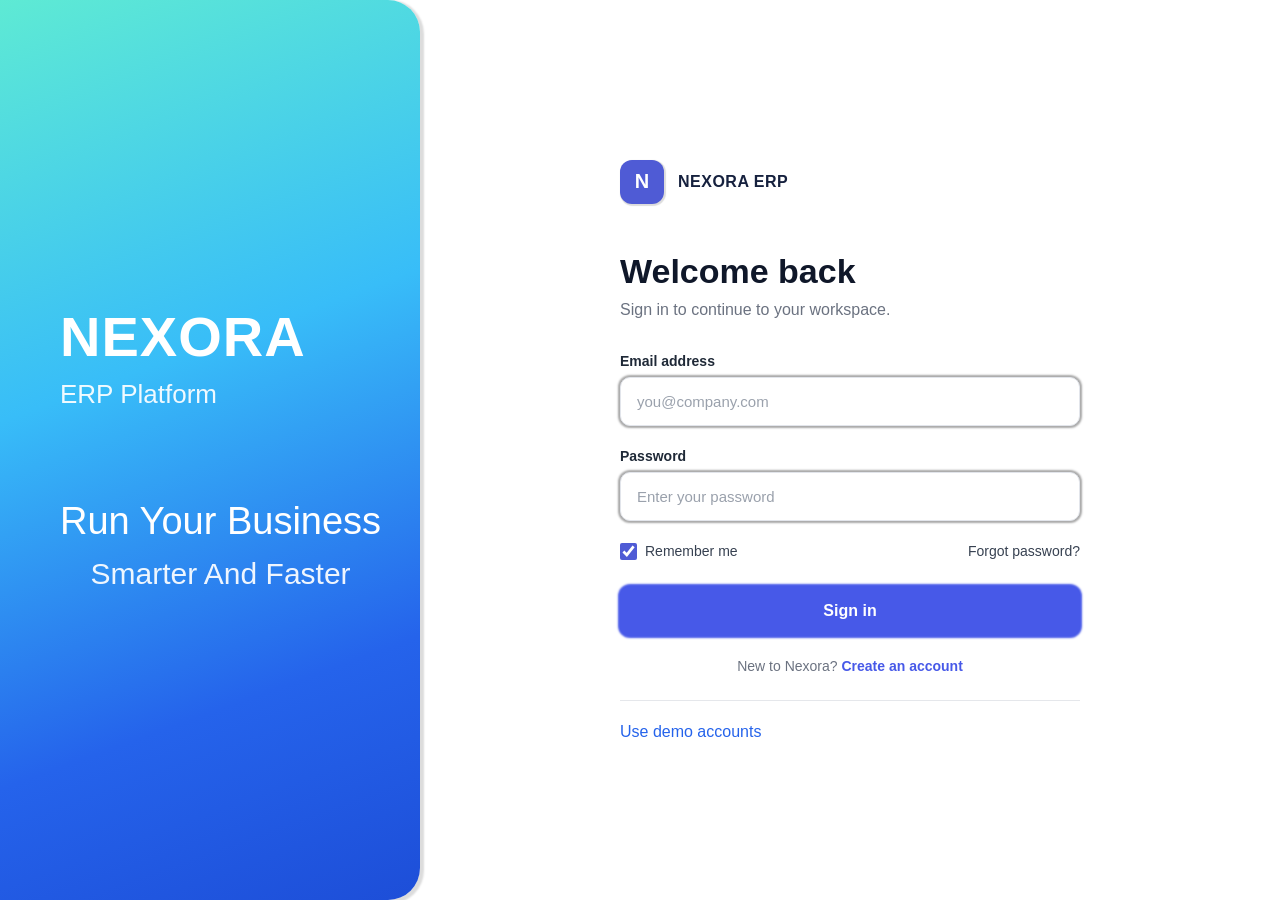
<file: index.html>
<!DOCTYPE html>
<html lang="en">
<head>
<meta charset="UTF-8">
<meta name="viewport" content="width=device-width, initial-scale=1.0">
<title>Nexora ERP — Sign In</title>
<link rel="stylesheet" href="css/login.css">
</head>
<body>
  <div class="page">
    <div class="left-panel"><div class="left-content">
      <h1 class="brand-title">NEXORA</h1>
      <p class="brand-subtitle">ERP Platform</p>
      <div class="tagline"><p class="tagline-line1">Run Your Business</p><p class="tagline-line2">Smarter And Faster</p></div>
    </div></div>
    <div class="right-panel"><div class="form-wrap">
      <div class="logo-row"><div class="logo-badge">N</div><span class="logo-text">NEXORA ERP</span></div>
      <h2 class="welcome">Welcome back</h2>
      <p class="subtext">Sign in to continue to your workspace.</p>
      <form class="login-form" id="loginForm">
        <label class="field-label" for="email">Email address</label>
        <input class="field-input" type="email" id="email" name="email" placeholder="you@company.com" required>
        <label class="field-label" for="password">Password</label>
        <input class="field-input" type="password" id="password" name="password" placeholder="Enter your password" required>
        <div class="row-between"><label class="remember"><input type="checkbox" checked><span>Remember me</span></label><a href="#" class="forgot">Forgot password?</a></div>
        <button type="submit" class="signin-btn">Sign in</button>
        <p class="signup-text">New to Nexora? <a href="pages/signup.html" class="signup-link">Create an account</a></p>
        <hr class="divider">
        <section><details><summary class="accounts">Use demo accounts</summary>
          <div class="demo"><span>Admin</span><p>admin@nexora.com / admin@123</p></div>
          <div class="demo"><span>Manager</span><p>manager@nexora.com / manager@123</p></div>
          <div class="demo"><span>Employee</span><p>employee@nexora.com / employee@123</p></div>
        </details></section>
      </form>
    </div></div>
  </div>
  <script src="js/accounts.js"></script>
  <script src="js/login.js"></script>
</body>
</html>
</file>
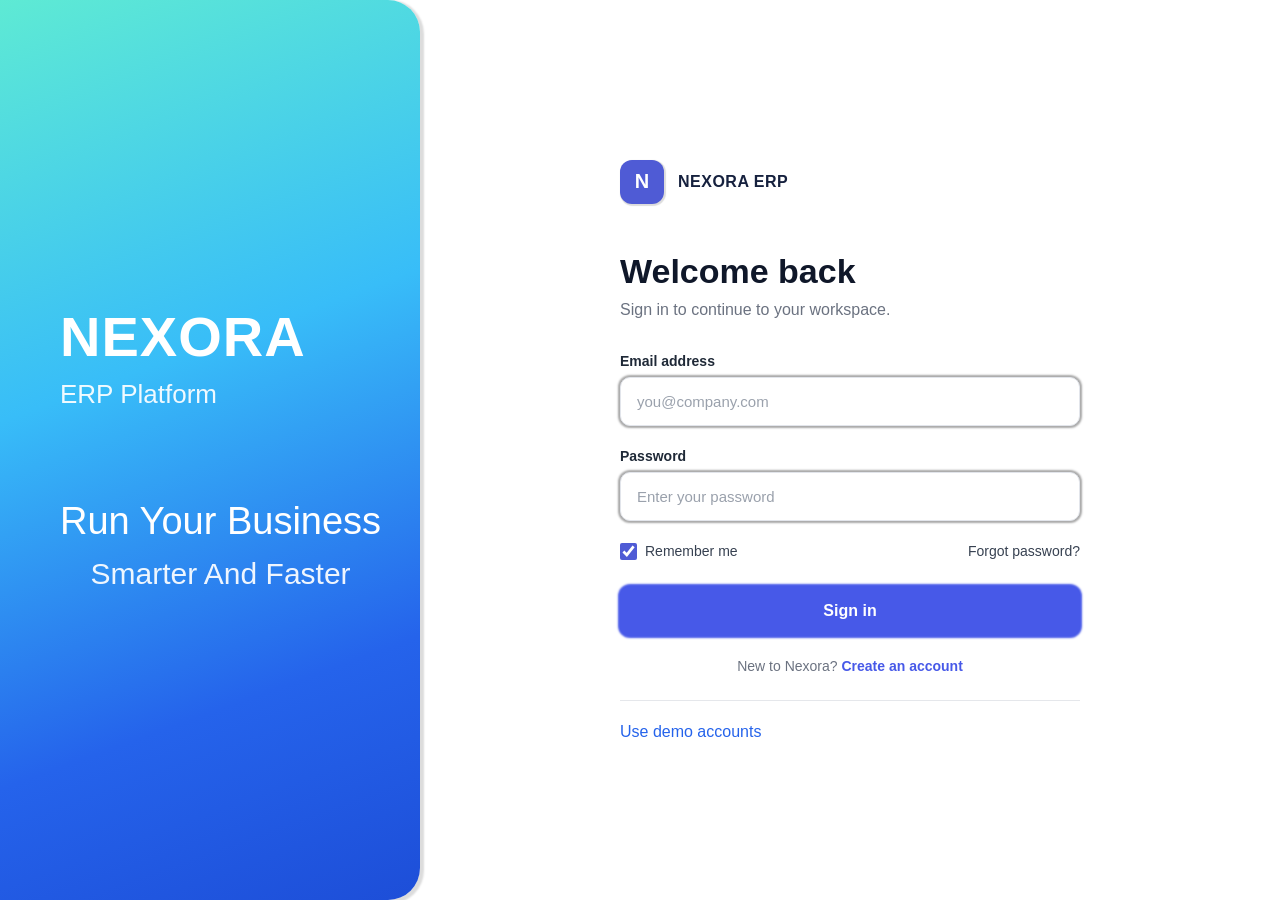
<file: pages/customers.html>
<!doctype html>
<html lang="en">
<head>
    <meta charset="utf-8">
    <meta name="viewport" content="width=device-width, initial-scale=1">
    <title>Customers | NEXORA ERP</title>
    <link rel="stylesheet" href="../css/customers.css">
</head>

<body>
    <div class="layout">

        <aside class="sidebar" id="sidebar">
            <div class="brand">
                <b>N</b> NEXORA ERP
            </div>

            <nav>
                <a class="" href="dashboard.html">Dashboard</a>
                <a class="" href="employees.html">Employees</a>
                <a class="active" href="customers.html">Customers</a>
                <a class="" href="products.html">Products</a>
                <a class="" href="inventory.html">Inventory</a>
                <a class="" href="sales.html">Sales</a>
                <a class="" href="invoices.html">Invoices</a>
                <a class="" href="finance.html">Finance</a>
                <a class="" href="reports.html">Reports</a>
                <a class="" href="notifications.html">Notifications</a>
                <a class="" href="profile.html">Profile</a>
                <a class="" href="settings.html">Settings</a>
            </nav>

            <a class="logout" href="login.html">Log out</a>
        </aside>

        <main class="content">
            <header class="page-head">
                <div>
                    <h1>Customers</h1>
                    <p>Manage customer contacts and relationships.</p>
                </div>

                <button class="menu" id="menuButton">Menu</button>
            </header>

            <div class="table-tools">
                <input placeholder="Search customers">
                <button class="primary" data-message="Customer form opened">
                    Add customer
                </button>
            </div>

            <section class="panel">
                <table>
                    <thead>
                        <tr>
                            <th>Customer</th>
                            <th>Email</th>
                            <th>Phone</th>
                            <th>Company</th>
                        </tr>
                    </thead>

                    <tbody>
                        <tr>
                            <td>Rahim Trading</td>
                            <td>contact@rahim.com</td>
                            <td>01710000001</td>
                            <td>Rahim Trading</td>
                        </tr>

                        <tr>
                            <td>Nova Stores</td>
                            <td>hello@nova.com</td>
                            <td>01710000002</td>
                            <td>Nova Stores</td>
                        </tr>
                    </tbody>
                </table>
            </section>
        </main>

    </div>

    <div id="toast"></div>

    <script src="../js/roles.js"></script>
    <script src="../js/customers.js"></script>
</body>
</html>
</file>
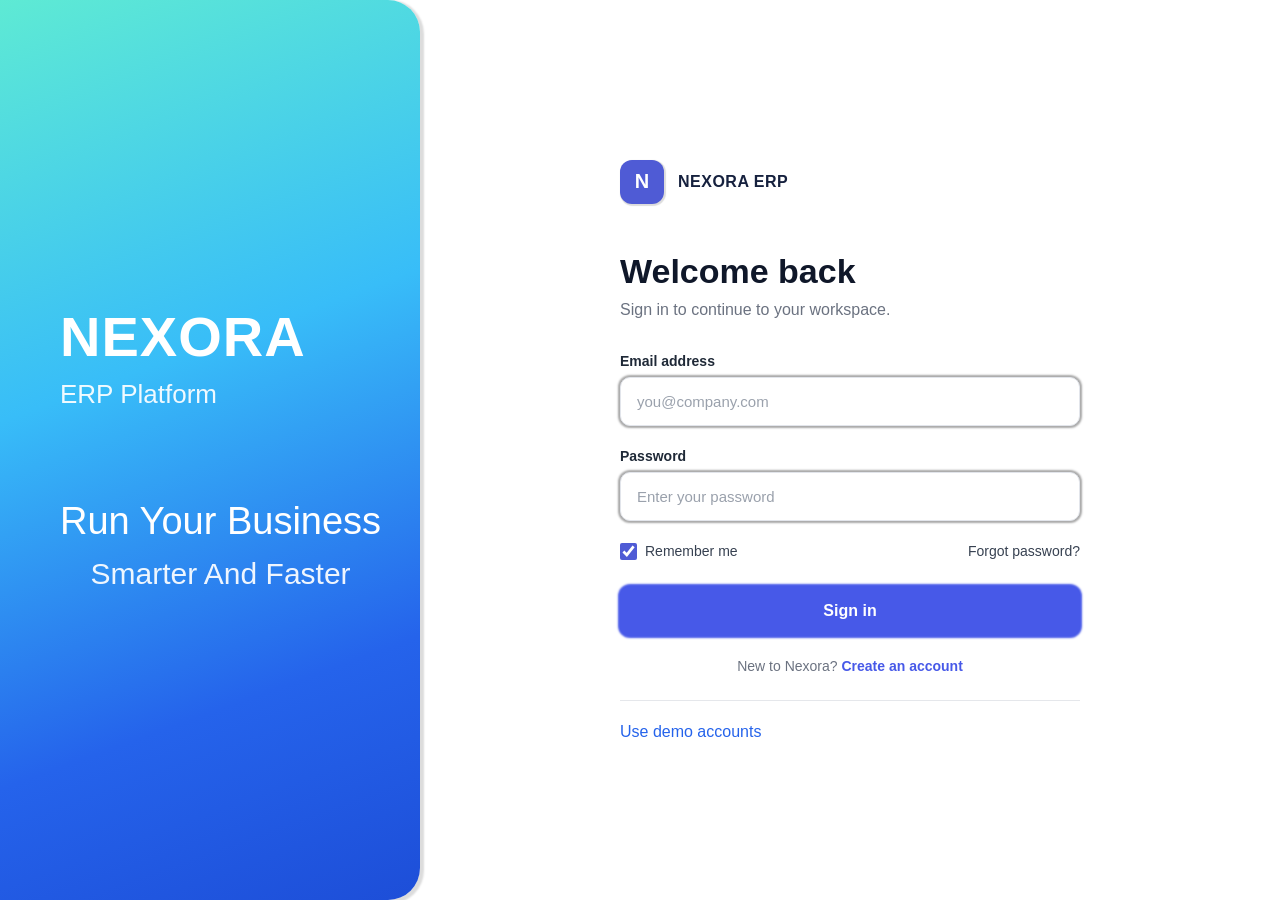
<file: pages/dashboard.html>
<!doctype html>
<html lang="en">

<head>
    <meta charset="utf-8">
    <meta name="viewport" content="width=device-width, initial-scale=1">

    <title>Dashboard | NEXORA ERP</title>

    <link rel="stylesheet" href="../css/dashboard.css">
</head>

<body>

    <div class="layout">

        <aside class="sidebar" id="sidebar">

            <div class="brand">
                <b>N</b> NEXORA ERP
            </div>

            <nav>
                <a class="active" href="dashboard.html">Dashboard</a>
                <a class="" href="employees.html">Employees</a>
                <a class="" href="customers.html">Customers</a>
                <a class="" href="products.html">Products</a>
                <a class="" href="inventory.html">Inventory</a>
                <a class="" href="sales.html">Sales</a>
                <a class="" href="invoices.html">Invoices</a>
                <a class="" href="finance.html">Finance</a>
                <a class="" href="reports.html">Reports</a>
                <a class="" href="notifications.html">Notifications</a>
                <a class="" href="profile.html">Profile</a>
                <a class="" href="settings.html">Settings</a>
            </nav>

            <a class="logout" href="login.html">Log out</a>

        </aside>

        <main class="content">

            <header class="page-head">

                <div>
                    <h1>Dashboard</h1>
                    <p>A quick view of today's business activity.</p>
                </div>

                <button class="menu" id="menuButton">Menu</button>

            </header>

            <section class="stats">

                <article>
                    <span>Revenue</span>
                    <strong>৳195,000</strong>
                    <small>+12% this month</small>
                </article>

                <article>
                    <span>Sales</span>
                    <strong>24</strong>
                    <small>6 awaiting payment</small>
                </article>

                <article>
                    <span>Customers</span>
                    <strong>186</strong>
                    <small>8 new this month</small>
                </article>

                <article>
                    <span>Products</span>
                    <strong>48</strong>
                    <small>3 low-stock items</small>
                </article>

            </section>

            <section class="two-column">

                <article class="panel">

                    <h2>Sales overview</h2>

                    <div class="bars">
                        <i style="height:42%"></i>
                        <i style="height:68%"></i>
                        <i style="height:55%"></i>
                        <i style="height:85%"></i>
                        <i style="height:72%"></i>
                        <i style="height:96%"></i>
                    </div>

                </article>

                <article class="panel">

                    <h2>Recent activity</h2>

                    <ul class="activity">
                        <li>Invoice INV-1042 was paid</li>
                        <li>Low stock: Wireless Keyboard</li>
                        <li>New customer: Nova Stores</li>
                    </ul>

                </article>

            </section>

        </main>

    </div>

    <div id="toast"></div>

    <script src="../js/roles.js"></script>
    <script src="../js/dashboard.js"></script>

</body>

</html>
</file>
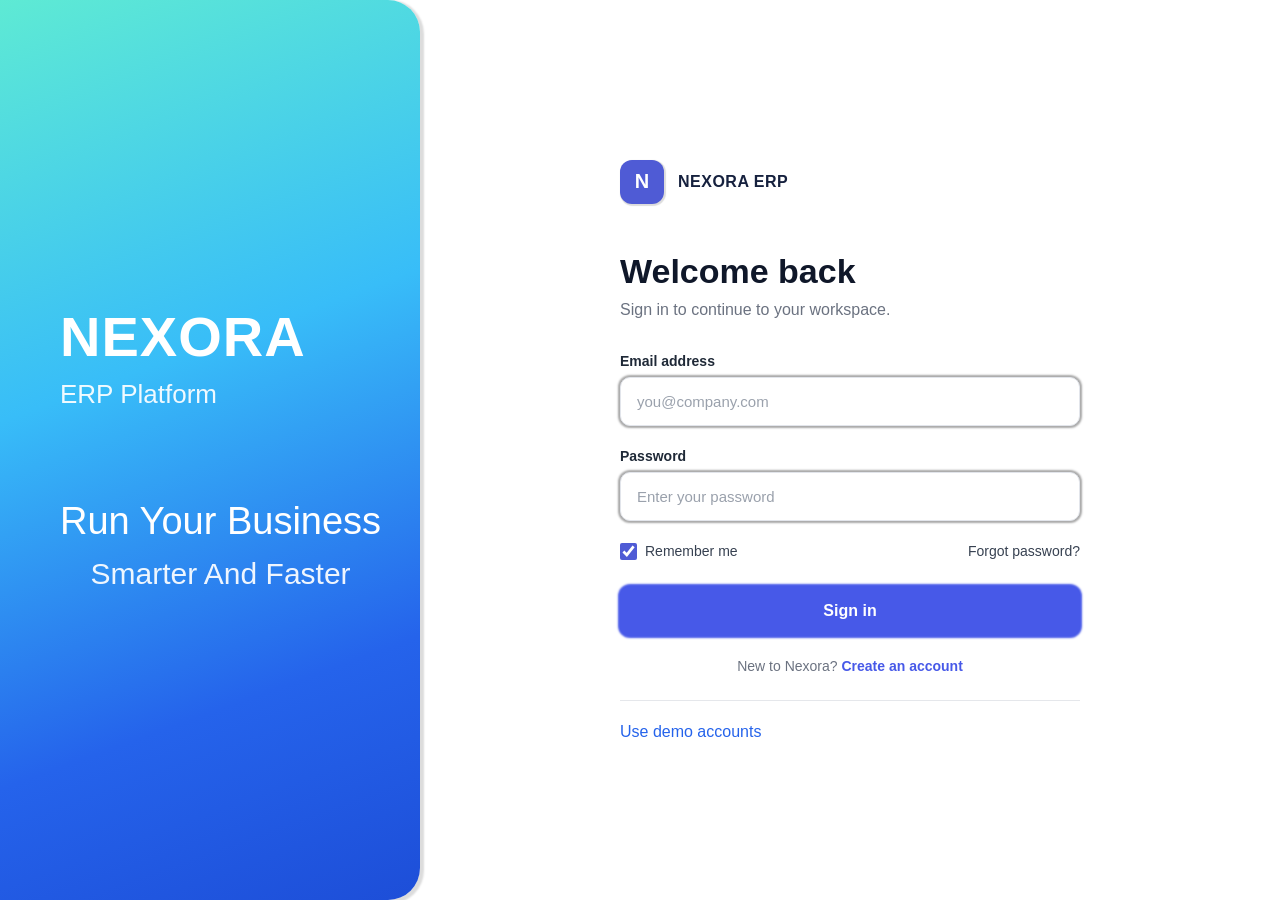
<file: pages/employees.html>
<!doctype html>
<html lang="en">

<head>
    <meta charset="utf-8">
    <meta name="viewport" content="width=device-width, initial-scale=1">

    <title>Employees | NEXORA ERP</title>

    <link rel="stylesheet" href="../css/employees.css">
</head>

<body>

    <div class="layout">

        <aside class="sidebar" id="sidebar">

            <div class="brand">
                <b>N</b> NEXORA ERP
            </div>

            <nav>
                <a class="" href="dashboard.html">Dashboard</a>
                <a class="active" href="employees.html">Employees</a>
                <a class="" href="customers.html">Customers</a>
                <a class="" href="products.html">Products</a>
                <a class="" href="inventory.html">Inventory</a>
                <a class="" href="sales.html">Sales</a>
                <a class="" href="invoices.html">Invoices</a>
                <a class="" href="finance.html">Finance</a>
                <a class="" href="reports.html">Reports</a>
                <a class="" href="notifications.html">Notifications</a>
                <a class="" href="profile.html">Profile</a>
                <a class="" href="settings.html">Settings</a>
            </nav>

            <a class="logout" href="login.html">Log out</a>

        </aside>

        <main class="content">

            <header class="page-head">

                <div>
                    <h1>Employees</h1>
                    <p>Keep your team details in one place.</p>
                </div>

                <button class="menu" id="menuButton">Menu</button>

            </header>

            <div class="table-tools">

                <input placeholder="Search employees">

                <button class="primary" data-message="Employee form opened">
                    Add employee
                </button>

            </div>

            <section class="panel">

                <table>

                    <thead>
                        <tr>
                            <th>Name</th>
                            <th>Department</th>
                            <th>Position</th>
                            <th>Status</th>
                        </tr>
                    </thead>

                    <tbody>

                        <tr>
                            <td>Arif Rahman</td>
                            <td>Sales</td>
                            <td>Sales Executive</td>
                            <td><b class="badge">Active</b></td>
                        </tr>

                        <tr>
                            <td>Nadia Karim</td>
                            <td>Finance</td>
                            <td>Accountant</td>
                            <td><b class="badge">Active</b></td>
                        </tr>

                        <tr>
                            <td>Tanvir Hasan</td>
                            <td>IT</td>
                            <td>Developer</td>
                            <td><b class="badge">Active</b></td>
                        </tr>

                    </tbody>

                </table>

            </section>

        </main>

    </div>

    <div id="toast"></div>

    <script src="../js/roles.js"></script>
    <script src="../js/employees.js"></script>

</body>
</html>
</file>
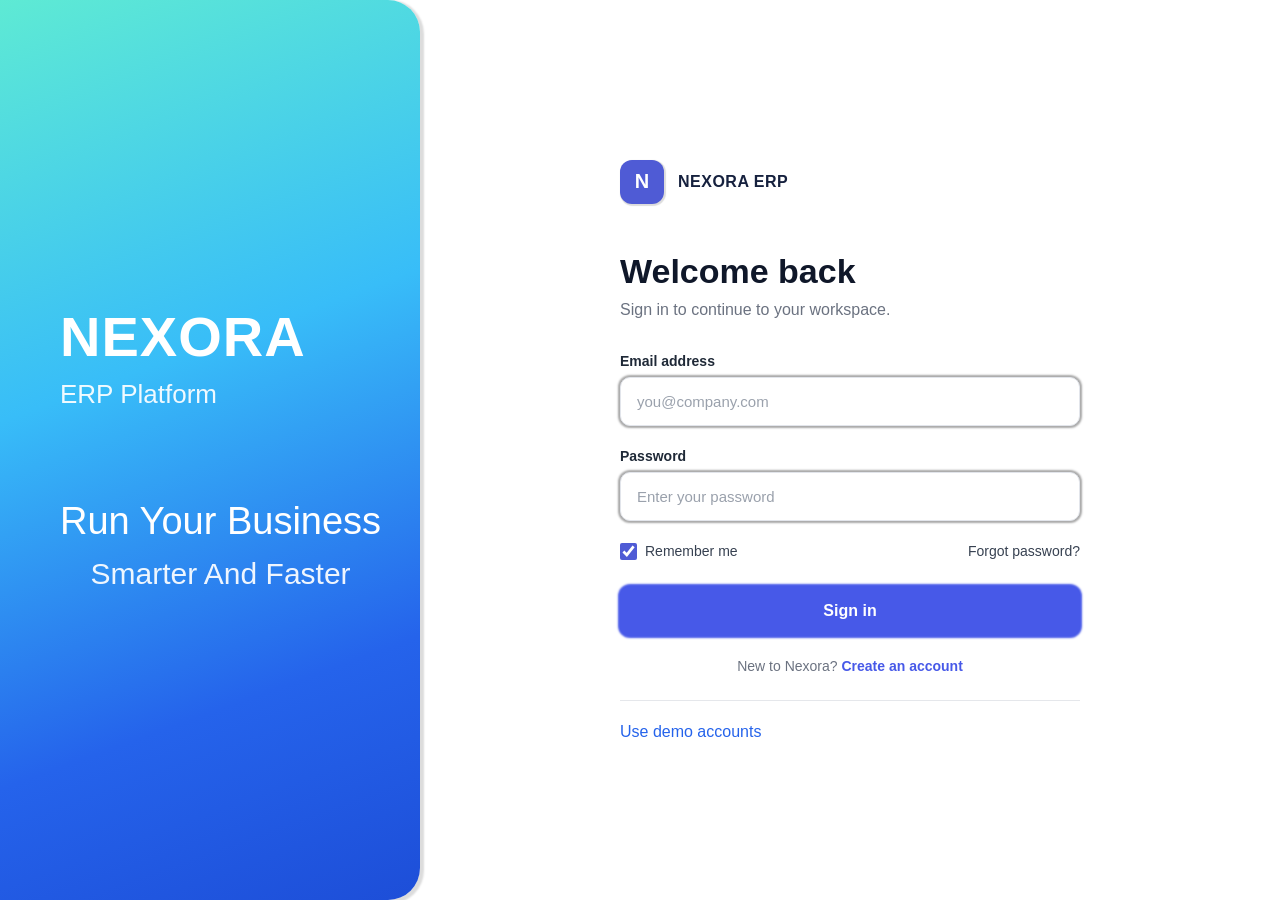
<file: pages/finance.html>
<!doctype html>
<html lang="en">
<head>
    <meta charset="utf-8">
    <meta name="viewport" content="width=device-width, initial-scale=1">
    <title>Finance | NEXORA ERP</title>
    <link rel="stylesheet" href="../css/finance.css">
</head>

<body>
    <div class="layout">

        <aside class="sidebar" id="sidebar">
            <div class="brand">
                <b>N</b> NEXORA ERP
            </div>

            <nav>
                <a class="" href="dashboard.html">Dashboard</a>
                <a class="" href="employees.html">Employees</a>
                <a class="" href="customers.html">Customers</a>
                <a class="" href="products.html">Products</a>
                <a class="" href="inventory.html">Inventory</a>
                <a class="" href="sales.html">Sales</a>
                <a class="" href="invoices.html">Invoices</a>
                <a class="active" href="finance.html">Finance</a>
                <a class="" href="reports.html">Reports</a>
                <a class="" href="notifications.html">Notifications</a>
                <a class="" href="profile.html">Profile</a>
                <a class="" href="settings.html">Settings</a>
            </nav>

            <a class="logout" href="login.html">Log out</a>
        </aside>

        <main class="content">
            <header class="page-head">
                <div>
                    <h1>Finance</h1>
                    <p>A simple overview of income and expenses.</p>
                </div>

                <button class="menu" id="menuButton">Menu</button>
            </header>

            <section class="stats">
                <article>
                    <span>Total income</span>
                    <strong>৳195,000</strong>
                </article>

                <article>
                    <span>Total expenses</span>
                    <strong>৳113,100</strong>
                </article>

                <article>
                    <span>Profit</span>
                    <strong>৳81,900</strong>
                </article>
            </section>

            <section class="panel">
                <h2>Monthly summary</h2>

                <div class="bars finance-bars">
                    <i style="height:55%"></i>
                    <i style="height:75%"></i>
                    <i style="height:64%"></i>
                    <i style="height:82%"></i>
                    <i style="height:92%"></i>
                </div>
            </section>
        </main>
    </div>

    <div id="toast"></div>

    <script src="../js/roles.js"></script>
    <script src="../js/finance.js"></script>
</body>
</html>
</file>
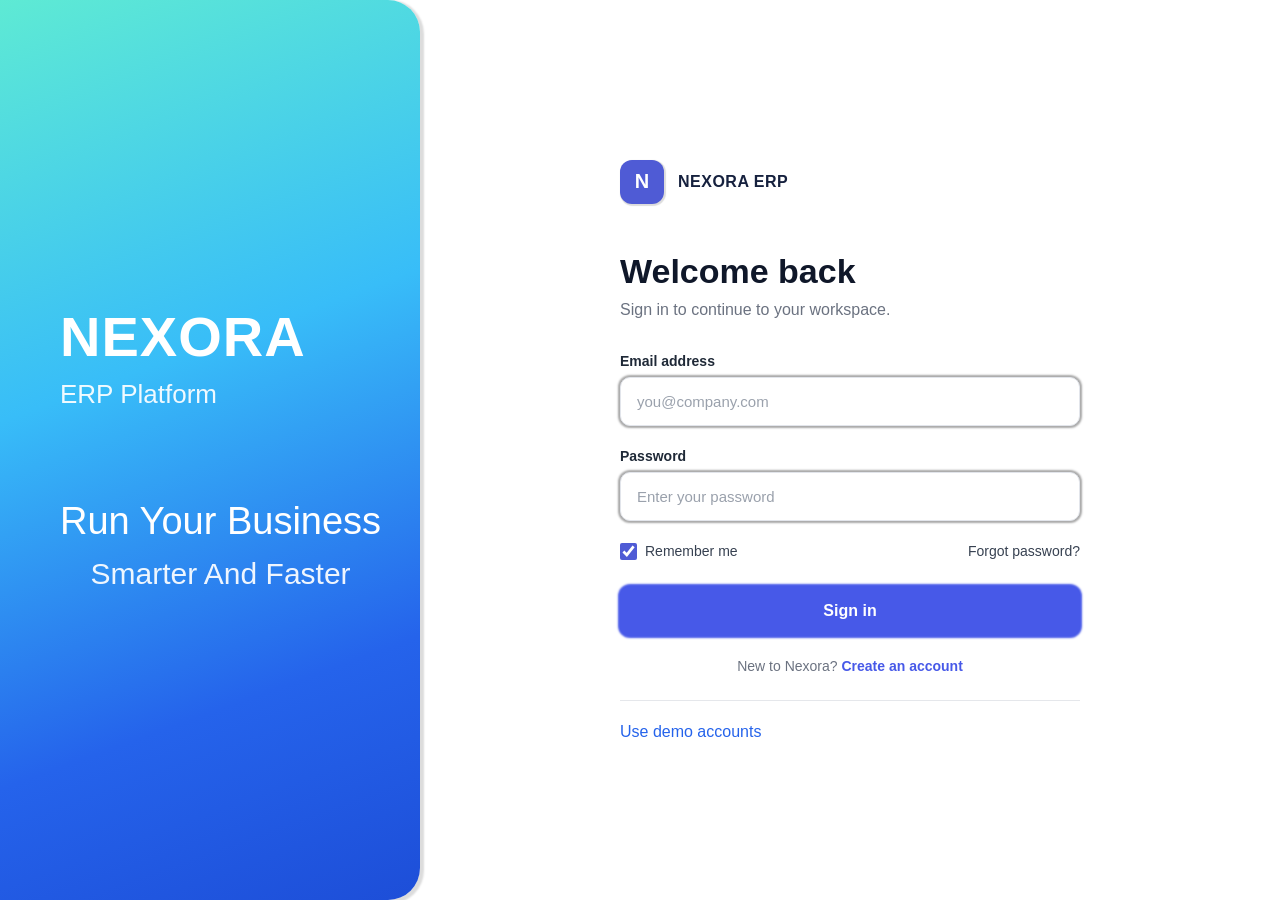
<file: pages/inventory.html>
<!doctype html>
<html lang="en">

<head>
    <meta charset="utf-8">
    <meta name="viewport" content="width=device-width, initial-scale=1">

    <title>Inventory | NEXORA ERP</title>

    <link rel="stylesheet" href="../css/inventory.css">
</head>

<body>

    <div class="layout">

        <aside class="sidebar" id="sidebar">

            <div class="brand">
                <b>N</b> NEXORA ERP
            </div>

            <nav>
                <a class="" href="dashboard.html">Dashboard</a>
                <a class="" href="employees.html">Employees</a>
                <a class="" href="customers.html">Customers</a>
                <a class="" href="products.html">Products</a>
                <a class="active" href="inventory.html">Inventory</a>
                <a class="" href="sales.html">Sales</a>
                <a class="" href="invoices.html">Invoices</a>
                <a class="" href="finance.html">Finance</a>
                <a class="" href="reports.html">Reports</a>
                <a class="" href="notifications.html">Notifications</a>
                <a class="" href="profile.html">Profile</a>
                <a class="" href="settings.html">Settings</a>
            </nav>

            <a class="logout" href="login.html">Log out</a>

        </aside>

        <main class="content">

            <header class="page-head">

                <div>
                    <h1>Inventory</h1>
                    <p>Watch stock levels before items run out.</p>
                </div>

                <button class="menu" id="menuButton">Menu</button>

            </header>

            <section class="stats">

                <article>
                    <span>Total products</span>
                    <strong>48</strong>
                </article>

                <article>
                    <span>Available stock</span>
                    <strong>1,264</strong>
                </article>

                <article>
                    <span>Low stock</span>
                    <strong>3</strong>
                </article>

                <article>
                    <span>Out of stock</span>
                    <strong>1</strong>
                </article>

            </section>

            <section class="panel">

                <h2>Stock alerts</h2>

                <table>

                    <thead>
                        <tr>
                            <th>Product</th>
                            <th>Current stock</th>
                            <th>Minimum</th>
                            <th>Action</th>
                        </tr>
                    </thead>

                    <tbody>

                        <tr>
                            <td>Wireless Keyboard</td>
                            <td>6</td>
                            <td>10</td>
                            <td>
                                <button class="stock-in" data-message="Stock updated">
                                    Stock in
                                </button>
                            </td>
                        </tr>

                        <tr>
                            <td>Office Chair</td>
                            <td>0</td>
                            <td>5</td>
                            <td>
                                <button class="stock-in" data-message="Stock updated">
                                    Stock in
                                </button>
                            </td>
                        </tr>

                    </tbody>

                </table>

            </section>

        </main>

    </div>

    <div id="toast"></div>

    <script src="../js/roles.js"></script>
    <script src="../js/inventory.js"></script>

</body>

</html>
</file>
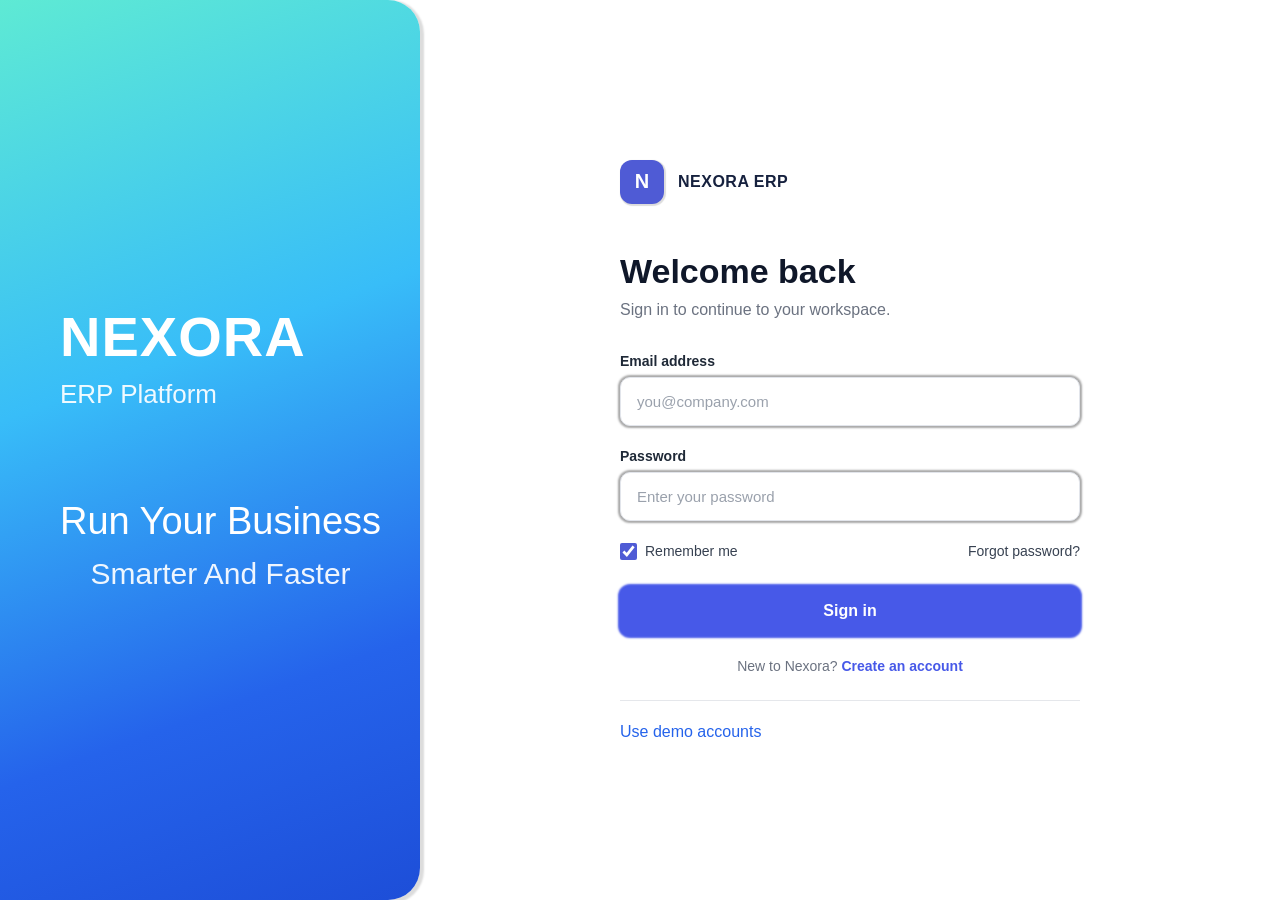
<file: pages/invoices.html>
<!doctype html>
<html lang="en">

<head>
    <meta charset="utf-8">
    <meta name="viewport" content="width=device-width, initial-scale=1">
    <title>Invoices | NEXORA ERP</title>
    <link rel="stylesheet" href="../css/invoices.css">
</head>

<body>

    <div class="layout">

        <aside class="sidebar" id="sidebar">

            <div class="brand">
                <b>N</b> NEXORA ERP
            </div>

            <nav>
                <a class="" href="dashboard.html">Dashboard</a>
                <a class="" href="employees.html">Employees</a>
                <a class="" href="customers.html">Customers</a>
                <a class="" href="products.html">Products</a>
                <a class="" href="inventory.html">Inventory</a>
                <a class="" href="sales.html">Sales</a>
                <a class="active" href="invoices.html">Invoices</a>
                <a class="" href="finance.html">Finance</a>
                <a class="" href="reports.html">Reports</a>
                <a class="" href="notifications.html">Notifications</a>
                <a class="" href="profile.html">Profile</a>
                <a class="" href="settings.html">Settings</a>
            </nav>

            <a class="logout" href="login.html">Log out</a>

        </aside>

        <main class="content">

            <header class="page-head">

                <div>
                    <h1>Invoices</h1>
                    <p>Review invoices created from your sales.</p>
                </div>

                <button class="menu" id="menuButton">Menu</button>

            </header>

            <section class="panel">

                <table>

                    <thead>
                        <tr>
                            <th>Invoice</th>
                            <th>Customer</th>
                            <th>Date</th>
                            <th>Amount</th>
                            <th>Status</th>
                        </tr>
                    </thead>

                    <tbody>

                        <tr>
                            <td>INV-1042</td>
                            <td>Rahim Trading</td>
                            <td>2026-09-08</td>
                            <td>৳120,000</td>
                            <td>
                                <b class="badge">Paid</b>
                            </td>
                        </tr>

                        <tr>
                            <td>INV-1043</td>
                            <td>Nova Stores</td>
                            <td>2026-09-07</td>
                            <td>৳75,000</td>
                            <td>
                                <b class="badge pending">Pending</b>
                            </td>
                        </tr>

                    </tbody>

                </table>

                <button class="primary" data-message="The latest invoice is ready to print">
                    Print latest invoice
                </button>

            </section>

        </main>

    </div>

    <div id="toast"></div>

    <script src="../js/roles.js"></script>
    <script src="../js/invoices.js"></script>

</body>

</html>
</file>
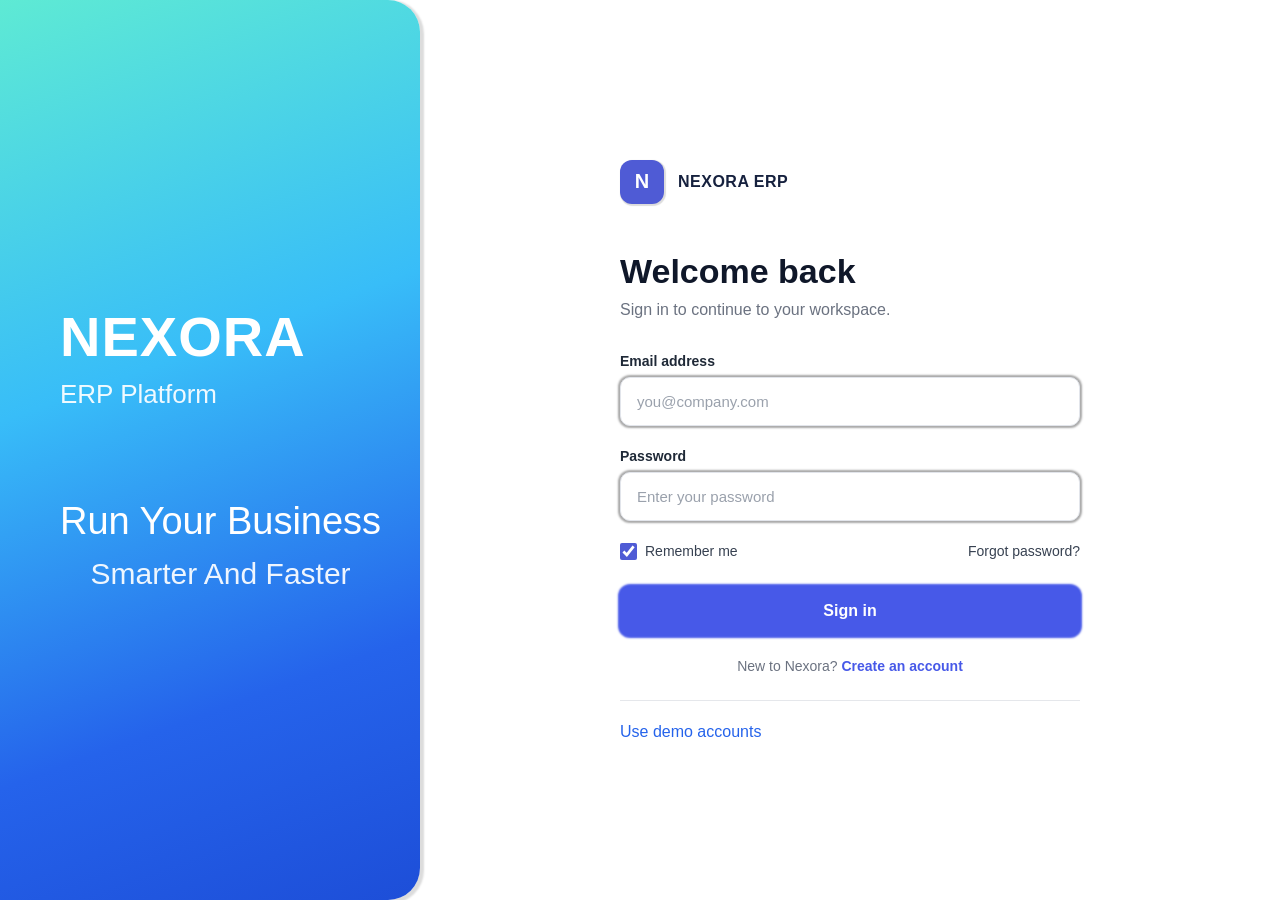
<file: pages/notifications.html>
<!doctype html>

<html lang="en">

<head>
    <meta charset="utf-8">
    <meta name="viewport" content="width=device-width, initial-scale=1">
    <title>Notifications | NEXORA ERP</title>
    <link rel="stylesheet" href="../css/notifications.css">
</head>

<body>

<div class="layout">

    <aside class="sidebar" id="sidebar">

        <div class="brand">
            <b>N</b> NEXORA ERP
        </div>

        <nav>
            <a class="" href="dashboard.html">Dashboard</a>
            <a class="" href="employees.html">Employees</a>
            <a class="" href="customers.html">Customers</a>
            <a class="" href="products.html">Products</a>
            <a class="" href="inventory.html">Inventory</a>
            <a class="" href="sales.html">Sales</a>
            <a class="" href="invoices.html">Invoices</a>
            <a class="" href="finance.html">Finance</a>
            <a class="" href="reports.html">Reports</a>
            <a class="active" href="notifications.html">Notifications</a>
            <a class="" href="profile.html">Profile</a>
            <a class="" href="settings.html">Settings</a>
        </nav>

        <a class="logout" href="login.html">Log out</a>

    </aside>

    <main class="content">

        <header class="page-head">

            <div>
                <h1>Notifications</h1>
                <p>Business alerts and recent updates.</p>
            </div>

            <button class="menu" id="menuButton">Menu</button>

        </header>

        <section class="panel">

            <ul class="activity large">

                <li>
                    <b>Office Chair is out of stock.</b>
                    <small>Today</small>
                </li>

                <li>
                    <b>New order ORD002 received.</b>
                    <small>Yesterday</small>
                </li>

                <li>
                    <b>Invoice INV-1042 was paid.</b>
                    <small>2 days ago</small>
                </li>

            </ul>

            <button class="clear-notification" id="clearNotifications">Clear notifications</button>

        </section>

    </main>

</div>

<div id="toast"></div>

    <script src="../js/roles.js"></script>
    <script src="../js/notifications.js"></script>


</body>

</html>
</file>
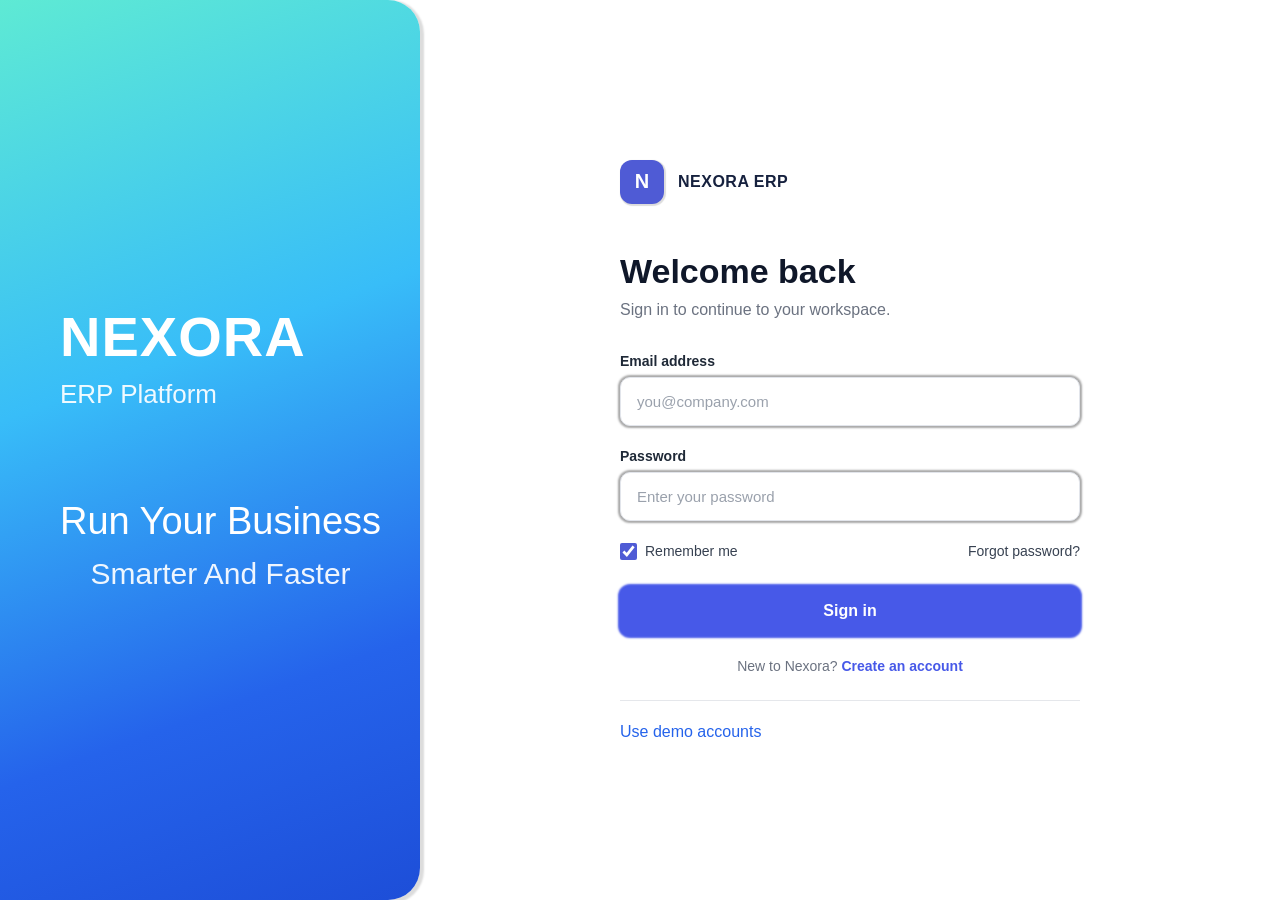
<file: pages/products.html>
<!doctype html>
<html lang="en">

<head>
    <meta charset="utf-8">
    <meta name="viewport" content="width=device-width, initial-scale=1">

    <title>Products | NEXORA ERP</title>

    <link rel="stylesheet" href="../css/products.css">
</head>

<body>

    <div class="layout">

        <aside class="sidebar" id="sidebar">

            <div class="brand">
                <b>N</b> NEXORA ERP
            </div>

            <nav>
                <a class="" href="dashboard.html">Dashboard</a>
                <a class="" href="employees.html">Employees</a>
                <a class="" href="customers.html">Customers</a>
                <a class="active" href="products.html">Products</a>
                <a class="" href="inventory.html">Inventory</a>
                <a class="" href="sales.html">Sales</a>
                <a class="" href="invoices.html">Invoices</a>
                <a class="" href="finance.html">Finance</a>
                <a class="" href="reports.html">Reports</a>
                <a class="" href="notifications.html">Notifications</a>
                <a class="" href="profile.html">Profile</a>
                <a class="" href="settings.html">Settings</a>
            </nav>

            <a class="logout" href="login.html">Log out</a>

        </aside>

        <main class="content">

            <header class="page-head">

                <div>
                    <h1>Products</h1>
                    <p>Create and maintain your product catalogue.</p>
                </div>

                <button class="menu" id="menuButton">Menu</button>

            </header>

            <div class="table-tools">

                <input placeholder="Search products">

                <button class="primary" data-message="Product form opened">
                    Add product
                </button>

            </div>

            <section class="panel">

                <table>

                    <thead>
                        <tr>
                            <th>Product</th>
                            <th>SKU</th>
                            <th>Price</th>
                            <th>Stock</th>
                        </tr>
                    </thead>

                    <tbody>

                        <tr>
                            <td>Business Laptop</td>
                            <td>NX-LAP-01</td>
                            <td>৳85,000</td>
                            <td>18</td>
                        </tr>

                        <tr>
                            <td>Office Monitor</td>
                            <td>NX-MON-02</td>
                            <td>৳22,000</td>
                            <td>32</td>
                        </tr>

                        <tr>
                            <td>Wireless Keyboard</td>
                            <td>NX-KEY-03</td>
                            <td>৳3,500</td>
                            <td>6</td>
                        </tr>

                    </tbody>

                </table>

            </section>

        </main>

    </div>

    <div id="toast"></div>

    <script src="../js/roles.js"></script>
    <script src="../js/products.js"></script>

</body>

</html>
</file>
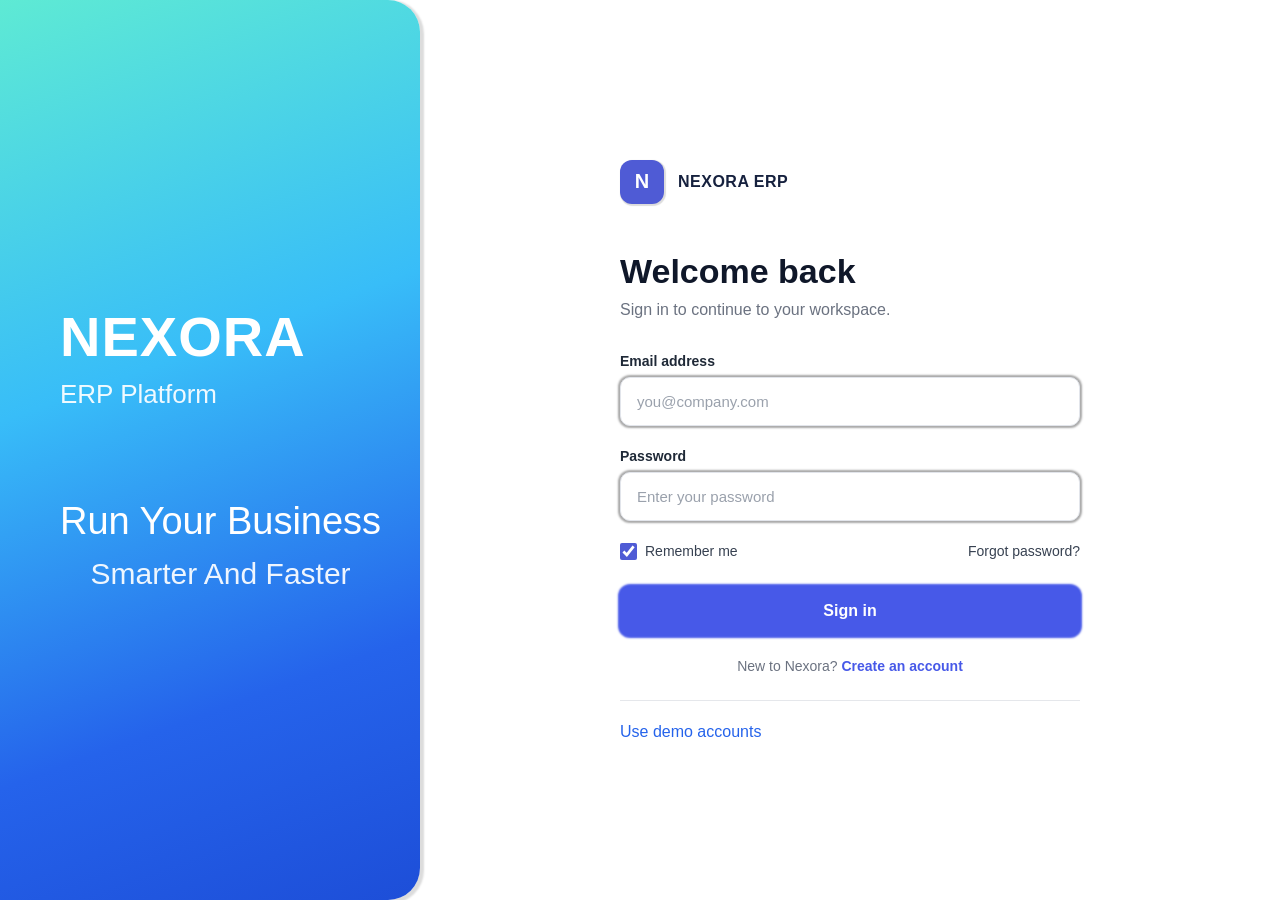
<file: pages/profile.html>
<!doctype html>
<html lang="en">

<head>
    <meta charset="utf-8">
    <meta name="viewport" content="width=device-width, initial-scale=1">
    <title>Profile | NEXORA ERP</title>
    <link rel="stylesheet" href="../css/profile.css">
</head>

<body>
    <div class="layout">

        <aside class="sidebar" id="sidebar">
            <div class="brand">
                <b>N</b> NEXORA ERP
            </div>

            <nav>
                <a class="" href="dashboard.html">Dashboard</a>
                <a class="" href="employees.html">Employees</a>
                <a class="" href="customers.html">Customers</a>
                <a class="" href="products.html">Products</a>
                <a class="" href="inventory.html">Inventory</a>
                <a class="" href="sales.html">Sales</a>
                <a class="" href="invoices.html">Invoices</a>
                <a class="" href="finance.html">Finance</a>
                <a class="" href="reports.html">Reports</a>
                <a class="" href="notifications.html">Notifications</a>
                <a class="active" href="profile.html">Profile</a>
                <a class="" href="settings.html">Settings</a>
            </nav>

            <a class="logout" href="login.html">Log out</a>
        </aside>

        <main class="content">
            <header class="page-head">
                <div>
                    <h1>Profile</h1>
                    <p>Your NEXORA account details.</p>
                </div>

                <button class="menu" id="menuButton">Menu</button>
            </header>

            <section class="panel form-panel">
                <label>
                    Name
                    <input value="Admin User">
                </label>

                <label>
                    Email address
                    <input value="admin@nexora.com">
                </label>

                <label>
                    Role
                    <input value="Admin" disabled>
                </label>

                <button class="primary" data-message="Profile saved">
                    Save profile
                </button>
            </section>
        </main>

    </div>

    <div id="toast"></div>

    <script src="../js/roles.js"></script>
    <script src="../js/profile.js"></script>
</body>

</html>
</file>
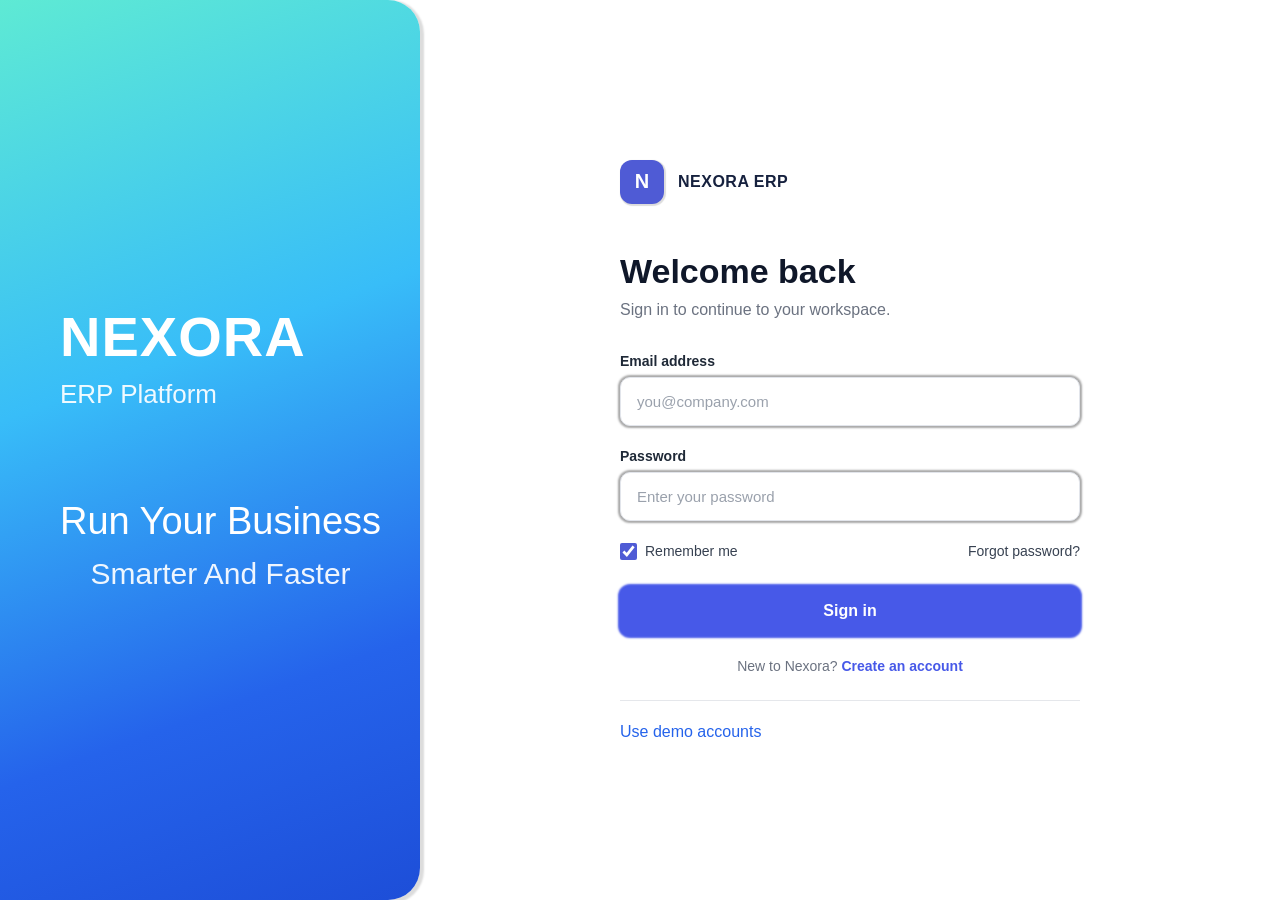
<file: pages/reports.html>
<!doctype html>
<html lang="en">

<head>
    <meta charset="utf-8">
    <meta name="viewport" content="width=device-width, initial-scale=1">
    <title>Reports | NEXORA ERP</title>

    <link rel="stylesheet" href="../css/reports.css">
</head>

<body>

    <div class="layout">

        <aside class="sidebar" id="sidebar">

            <div class="brand">
                <b>N</b> NEXORA ERP
            </div>

            <nav>
                <a class="" href="dashboard.html">Dashboard</a>
                <a class="" href="employees.html">Employees</a>
                <a class="" href="customers.html">Customers</a>
                <a class="" href="products.html">Products</a>
                <a class="" href="inventory.html">Inventory</a>
                <a class="" href="sales.html">Sales</a>
                <a class="" href="invoices.html">Invoices</a>
                <a class="" href="finance.html">Finance</a>
                <a class="active" href="reports.html">Reports</a>
                <a class="" href="notifications.html">Notifications</a>
                <a class="" href="profile.html">Profile</a>
                <a class="" href="settings.html">Settings</a>
            </nav>

            <a class="logout" href="login.html">Log out</a>

        </aside>

        <main class="content">

            <header class="page-head">
                <div>
                    <h1>Reports</h1>
                    <p>View short summaries of your business performance.</p>
                </div>

                <button class="menu" id="menuButton">Menu</button>
            </header>

            <section class="report-grid">

                <article class="panel">
                    <h2>Sales report</h2>
                    <p>24 orders have generated ৳195,000 in sales.</p>
                    <button class="download" data-message="Sales report downloaded">
                        Download sales report
                    </button>
                </article>

                <article class="panel">
                    <h2>Stock report</h2>
                    <p>Three products are below their preferred stock level.</p>
                    <button class="download" data-message="Stock report downloaded">
                        Download stock report
                    </button>
                </article>

                <article class="panel">
                    <h2>Customer report</h2>
                    <p>186 customers are currently listed in the system.</p>
                    <button class="download" data-message="Customer report downloaded">
                        Download customer report
                    </button>
                </article>

            </section>

        </main>

    </div>

    <div id="toast"></div>

    <script src="../js/roles.js"></script>
    <script src="../js/reports.js"></script>

</body>

</html>
</file>
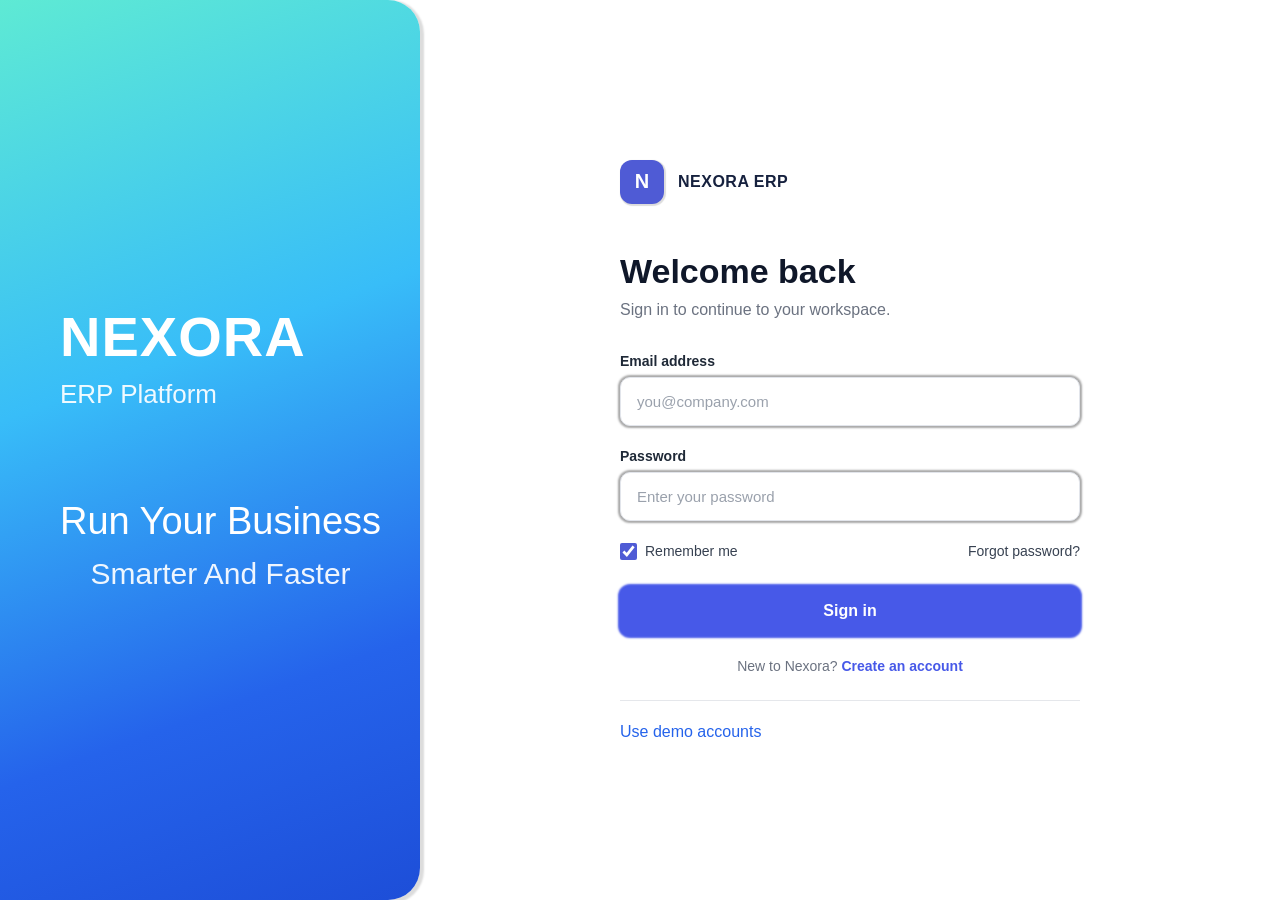
<file: pages/sales.html>
<!doctype html>
<html lang="en">

<head>
    <meta charset="utf-8">
    <meta name="viewport" content="width=device-width, initial-scale=1">

    <title>Sales | NEXORA ERP</title>

    <link rel="stylesheet" href="../css/sales.css">
</head>

<body>

    <div class="layout">

        <aside class="sidebar" id="sidebar">

            <div class="brand">
                <b>N</b> NEXORA ERP
            </div>

            <nav>
                <a class="" href="dashboard.html">Dashboard</a>
                <a class="" href="employees.html">Employees</a>
                <a class="" href="customers.html">Customers</a>
                <a class="" href="products.html">Products</a>
                <a class="" href="inventory.html">Inventory</a>
                <a class="active" href="sales.html">Sales</a>
                <a class="" href="invoices.html">Invoices</a>
                <a class="" href="finance.html">Finance</a>
                <a class="" href="reports.html">Reports</a>
                <a class="" href="notifications.html">Notifications</a>
                <a class="" href="profile.html">Profile</a>
                <a class="" href="settings.html">Settings</a>
            </nav>

            <a class="logout" href="login.html">Log out</a>

        </aside>

        <main class="content">

            <header class="page-head">

                <div>
                    <h1>Sales</h1>
                    <p>Build a new sale for a customer.</p>
                </div>

                <button class="menu" id="menuButton">Menu</button>

            </header>

            <section class="sale-layout">

                <article class="panel">

                    <label>
                        Customer
                        <select>
                            <option>Select customer</option>
                            <option>Rahim Trading</option>
                            <option>Nova Stores</option>
                        </select>
                    </label>

                    <h2>Products</h2>

                    <button class="product" data-product="Business Laptop">
                        Business Laptop
                        <small>৳85,000</small>
                    </button>

                    <button class="product" data-product="Office Monitor">
                        Office Monitor
                        <small>৳22,000</small>
                    </button>

                    <button class="product" data-product="Wireless Keyboard">
                        Wireless Keyboard
                        <small>৳3,500</small>
                    </button>

                </article>

                <aside class="panel">

                    <h2>Shopping cart</h2>

                    <div id="cart">
                        Choose a product to add it here.
                    </div>

                    <hr>

                    <p class="total">
                        Total
                        <strong id="saleTotal">৳0</strong>
                    </p>

                    <button class="primary" id="createSale">
                        Create sale
                    </button>

                </aside>

            </section>

        </main>

    </div>

    <div id="toast"></div>

    <script src="../js/roles.js"></script>
    <script src="../js/sales.js"></script>

</body>

</html>
</file>
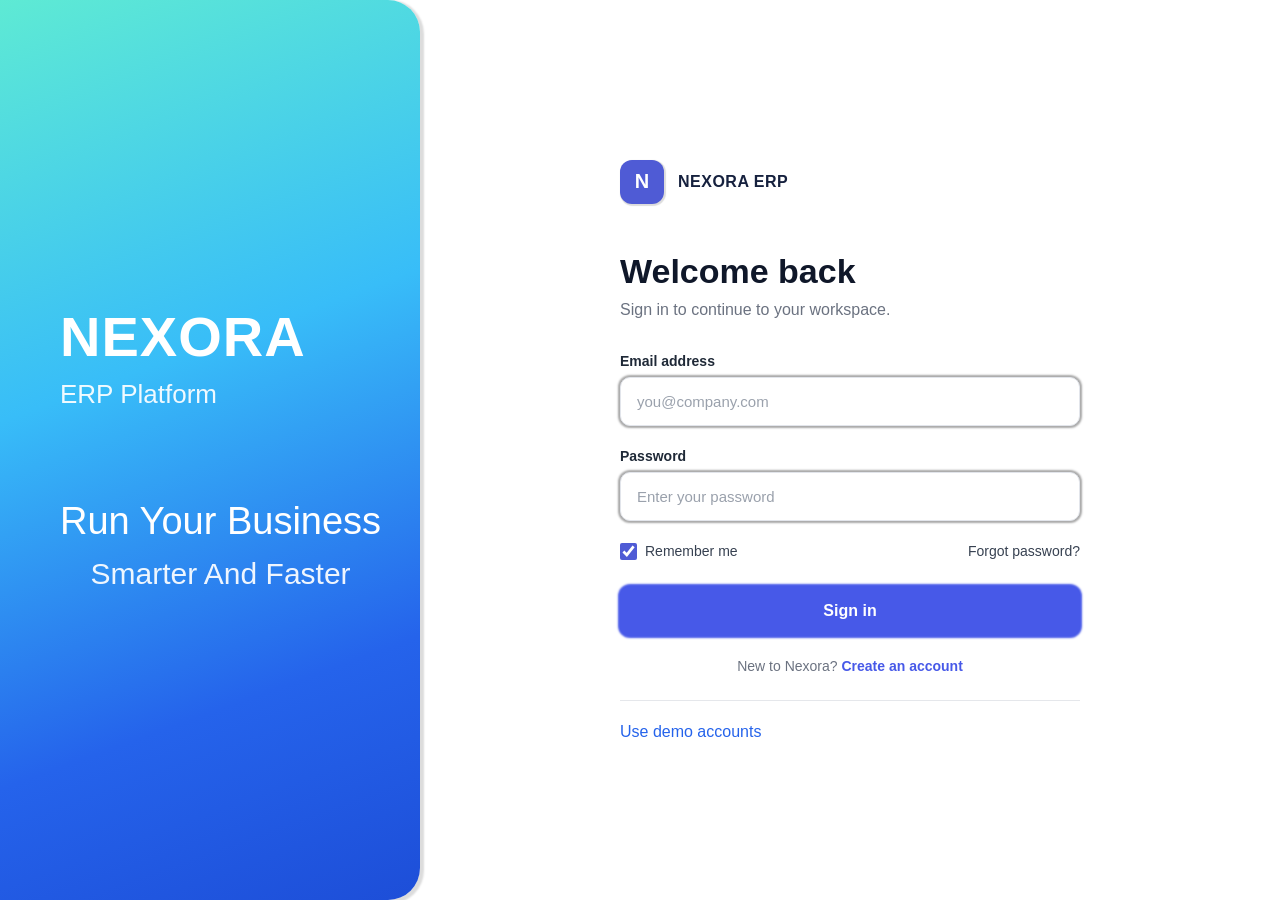
<file: pages/settings.html>
<!doctype html>
<html lang="en">

<head>
    <meta charset="utf-8">
    <meta name="viewport" content="width=device-width, initial-scale=1">
    <title>Settings | NEXORA ERP</title>
    <link rel="stylesheet" href="../css/settings.css">
</head>

<body>

    <div class="layout">

        <aside class="sidebar" id="sidebar">

            <div class="brand">
                <b>N</b> NEXORA ERP
            </div>

            <nav>
                <a class="" href="dashboard.html">Dashboard</a>
                <a class="" href="employees.html">Employees</a>
                <a class="" href="customers.html">Customers</a>
                <a class="" href="products.html">Products</a>
                <a class="" href="inventory.html">Inventory</a>
                <a class="" href="sales.html">Sales</a>
                <a class="" href="invoices.html">Invoices</a>
                <a class="" href="finance.html">Finance</a>
                <a class="" href="reports.html">Reports</a>
                <a class="" href="notifications.html">Notifications</a>
                <a class="" href="profile.html">Profile</a>
                <a class="active" href="settings.html">Settings</a>
            </nav>

            <a class="logout" href="login.html">Log out</a>

        </aside>

        <main class="content">

            <header class="page-head">

                <div>
                    <h1>Settings</h1>
                    <p>Choose a few basic preferences for this demo.</p>
                </div>

                <button class="menu" id="menuButton">Menu</button>

            </header>

            <section class="panel form-panel">

                <h2>Appearance</h2>
                <p>Switch between light and dark mode.</p>

                <button class="theme" id="themeButton">Use dark mode</button>

                <hr>

                <h2>Notifications</h2>

                <label class="check">
                    <input type="checkbox" checked>
                    Show stock alerts
                </label>

                <label class="check">
                    <input type="checkbox" checked>
                    Show sales alerts
                </label>

            </section>

        </main>

    </div>

    <div id="toast"></div>

    <script src="../js/roles.js"></script>
    <script src="../js/settings.js"></script>

</body>

</html>
</file>
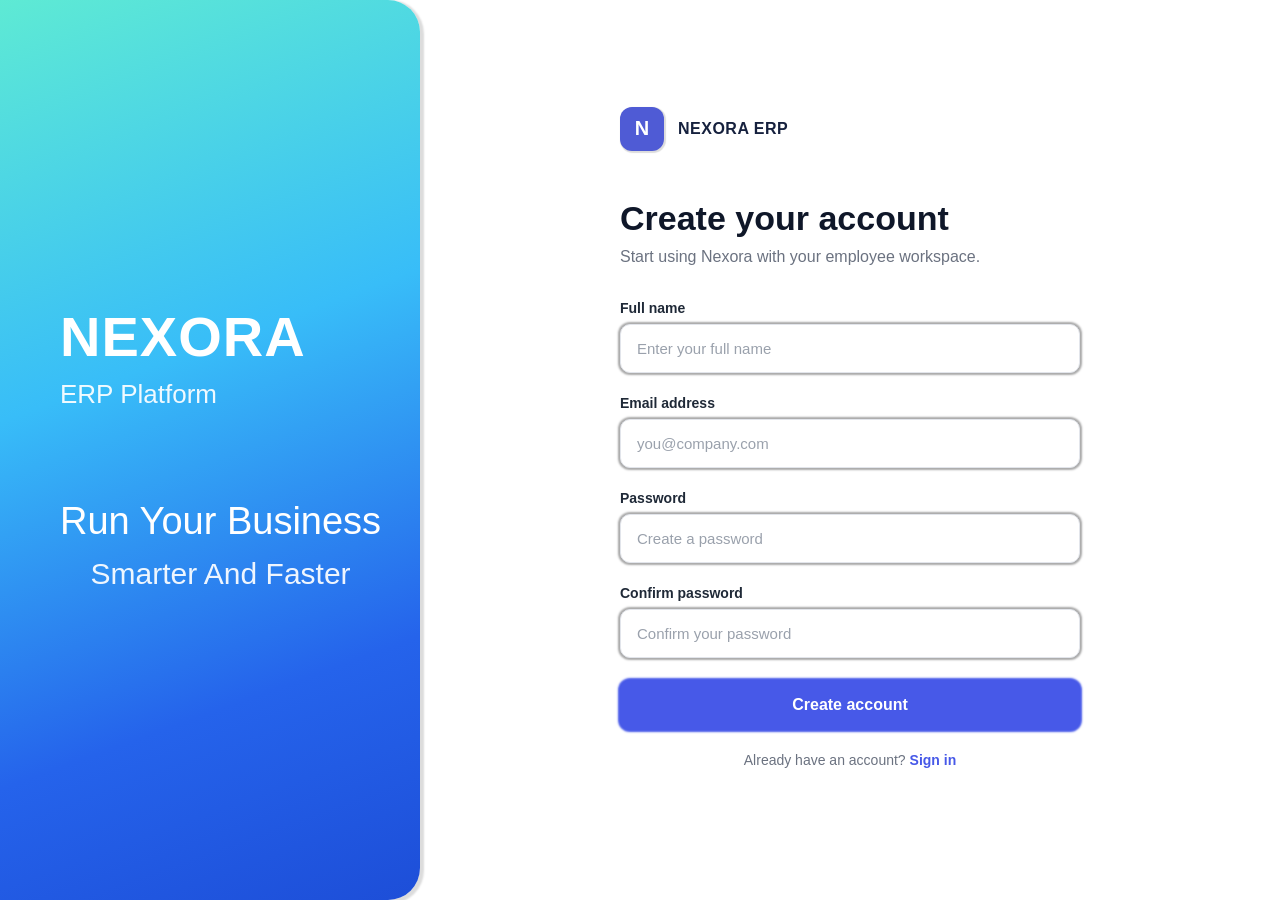
<file: pages/signup.html>
<!DOCTYPE html>
<html lang="en">
<head>
<meta charset="UTF-8">
<meta name="viewport" content="width=device-width, initial-scale=1.0">
<title>Nexora ERP — Create Account</title>
<link rel="stylesheet" href="../css/login.css">
</head>
<body>
  <div class="page">
    <div class="left-panel"><div class="left-content">
      <h1 class="brand-title">NEXORA</h1>
      <p class="brand-subtitle">ERP Platform</p>
      <div class="tagline"><p class="tagline-line1">Run Your Business</p><p class="tagline-line2">Smarter And Faster</p></div>
    </div></div>
    <div class="right-panel"><div class="form-wrap">
      <div class="logo-row"><div class="logo-badge">N</div><span class="logo-text">NEXORA ERP</span></div>
      <h2 class="welcome">Create your account</h2>
      <p class="subtext">Start using Nexora with your employee workspace.</p>
      <form class="login-form" id="signupForm">
        <label class="field-label" for="name">Full name</label>
        <input class="field-input" type="text" id="name" name="name" placeholder="Enter your full name" required>
        <label class="field-label" for="email">Email address</label>
        <input class="field-input" type="email" id="email" name="email" placeholder="you@company.com" required>
        <label class="field-label" for="password">Password</label>
        <input class="field-input" type="password" id="password" name="password" placeholder="Create a password" minlength="6" required>
        <label class="field-label" for="confirmPassword">Confirm password</label>
        <input class="field-input" type="password" id="confirmPassword" name="confirmPassword" placeholder="Confirm your password" minlength="6" required>
        <button type="submit" class="signin-btn">Create account</button>
        <p class="signup-text">Already have an account? <a href="../index.html" class="signup-link">Sign in</a></p>
      </form>
    </div></div>
  </div>
  <script src="../js/accounts.js"></script>
  <script src="../js/signup.js"></script>
</body>
</html>
</file>
<file: css/login.css>
* {
    margin: 0;
    padding: 0;
    box-sizing: border-box;
}

body {
    font-family: -apple-system, BlinkMacSystemFont, "Segoe UI", Roboto, "Helvetica Neue", Arial, sans-serif;
    background: #fff;
    color: #1a1a2e;
}

.page {
    display: flex;
    width: 100%;
    min-height: 100vh;
}

.left-panel {
    flex: 0 0 40%;
    max-width: 420px;
    background: linear-gradient(
        160deg,
        #5eead4 0%,
        #38bdf8 40%,
        #2563eb 75%,
        #1d4ed8 100%
    );
    border-radius: 0 32px 32px 0;
    display: flex;
    align-items: center;
    padding: 0 60px;
    min-height: 100vh;
    box-shadow: 2px 2px 2px 2px gainsboro;
}

.left-content {
    color: #fff;
}

.brand-title {
    font-size: 56px;
    font-weight: 800;
    letter-spacing: 1px;
    line-height: 1;
    margin-bottom: 14px;
}

.brand-subtitle {
    font-size: 26px;
    font-weight: 400;
    color: rgba(255, 255, 255, .92);
    margin-bottom: 90px;
}

.tagline {
    text-align: center;
}

.tagline-line1 {
    font-size: 38px;
    font-weight: 400;
    color: #fff;
    margin-bottom: 14px;
    white-space: nowrap;
}

.tagline-line2 {
    font-size: 30px;
    font-weight: 400;
    color: rgba(255, 255, 255, .92);
}

.right-panel {
    flex: 1;
    display: flex;
    align-items: center;
    justify-content: center;
    padding: 60px 40px;
}

.form-wrap {
    width: 100%;
    max-width: 460px;
}

.logo-row {
    display: flex;
    align-items: center;
    gap: 14px;
    margin-bottom: 48px;
}

.logo-badge {
    width: 44px;
    height: 44px;
    border-radius: 12px;
    background: #4f5bd5;
    color: #fff;
    font-weight: 700;
    font-size: 20px;
    display: flex;
    align-items: center;
    justify-content: center;
    box-shadow: 1px 1px 1px 1px gainsboro;
}

.logo-text {
    font-weight: 700;
    font-size: 16px;
    letter-spacing: .5px;
    color: #16213e;
}

.welcome {
    font-size: 34px;
    font-weight: 800;
    color: #0f1729;
    margin-bottom: 10px;
}

.subtext {
    font-size: 16px;
    color: #6b7280;
    margin-bottom: 34px;
}

.field-label {
    display: block;
    font-size: 14px;
    font-weight: 600;
    color: #1f2937;
    margin-bottom: 8px;
}

.field-input {
    width: 100%;
    padding: 15px 16px;
    border: 1px solid #e2e5eb;
    border-radius: 10px;
    font-size: 15px;
    color: #1f2937;
    margin-bottom: 22px;
    outline: none;
    transition: border-color .15s ease;
    box-shadow: 0px 0px 2px 2px darkgray;
}

.field-input::placeholder {
    color: #9aa1ac;
}

.field-input:focus {
    border-color: #4f5bd5;
}

.row-between {
    display: flex;
    align-items: center;
    justify-content: space-between;
    margin-bottom: 26px;
}

.remember {
    display: flex;
    align-items: center;
    gap: 8px;
    font-size: 14px;
    color: #374151;
    cursor: pointer;
}

.remember input[type="checkbox"] {
    width: 17px;
    height: 17px;
    accent-color: #4f5bd5;
    cursor: pointer;
}

.forgot {
    font-size: 14px;
    color: #374151;
    text-decoration: none;
}

.forgot:hover,
.signup-link:hover {
    text-decoration: underline;
}

.signin-btn {
    width: 100%;
    padding: 16px;
    border: none;
    border-radius: 10px;
    background: #4759e8;
    color: #fff;
    font-size: 16px;
    font-weight: 700;
    cursor: pointer;
    margin-bottom: 22px;
    transition: background .15s ease;
    box-shadow: 0px 0px 2px 2px #4759e8;
}

.signin-btn:hover {
    background: #3a4bd6;
    box-shadow: 0px 0px 1px 1px #3a4bd6;
}

.signup-text {
    text-align: center;
    font-size: 14px;
    color: #6b7280;
    margin-bottom: 26px;
}

.signup-link {
    color: #4759e8;
    font-weight: 700;
    text-decoration: none;
}

.divider {
    border: none;
    border-top: 1px solid #e5e7eb;
    margin-bottom: 22px;
}

.accounts {
    display: inline-flex;
    color: #2563eb;
    user-select: none;
}

.accounts:hover {
    color: #000;
}

.demo {
    display: flex;
    justify-content: space-between;
    gap: 12px;
    font-size: 13px;
    margin-top: 9px;
    color: #374151;
}

.demo p {
    margin: 0;
}

@media (max-width: 900px) {
    .page {
        flex-direction: column;
    }

    .left-panel {
        max-width: 100%;
        border-radius: 0 0 32px 32px;
        padding: 60px 30px;
        min-height: auto;
        justify-content: center;
    }

    .brand-title {
        font-size: 44px;
    }

    .tagline-line1 {
        font-size: 32px;
    }

    .tagline-line2 {
        font-size: 24px;
    }

    .right-panel {
        padding: 50px 24px;
    }
}
</file>
<file: css/customers.css>
:root {
    --blue: #2559df;
    --ink: #17213d;
    --line: #e6eaf2;
    --muted: #71809a;
    --bg: #f6f8fc;
}

* {
    box-sizing: border-box;
}

body {
    margin: 0;
    font: 15px Arial, sans-serif;
    background: var(--bg);
    color: var(--ink);
}

.layout {
    display: flex;
    min-height: 100vh;
}

.sidebar {
    width: 238px;
    padding: 24px 16px;
    background: #fff;
    border-right: 1px solid var(--line);
    box-shadow: 0px 0px 2px 2px gainsboro;
}

.brand {
    display: flex;
    align-items: center;
    gap: 10px;
    font-size: 18px;
    font-weight: bold;
    margin: 0 10px 30px;
}

.brand b {
    display: grid;
    place-items: center;
    width: 35px;
    height: 35px;
    color: white;
    background: var(--blue);
    border-radius: 10px;
}

nav a {
    display: block;
    padding: 11px 12px;
    margin: 3px 0;
    color: #58647b;
    text-decoration: none;
    border-radius: 8px;
}

nav a:hover,
nav a.active {
    background: #edf2ff;
    color: var(--blue);
    font-weight: bold;
}

.logout {
    display: flex;
    align-items: center;
    justify-content: center;
    
    width: 14vw;
    height: 3vw;
    background: #f5f7fb;
    color: blue;
    border: 2px solid darkgray;
    border-radius: 15px;
    box-shadow: 0px 0px 2px 2px darkgray;
    font-size: 12px;
    font-weight: 700;
    text-decoration: none;
    cursor: pointer;
}

.logout:hover {
    background: #e9edf5;
    box-shadow: 0px 0px 0.5px 0.5px darkgray;
}

.content {
    flex: 1;
    padding: 34px;
    max-width: 1500px;
}

.page-head {
    display: flex;
    align-items: center;
    justify-content: space-between;
    gap: 16px;
    margin-bottom: 25px;
}

.page-head h1 {
    margin: 0 0 7px;
    font-size: 28px;
}

.page-head p {
    margin: 0;
    color: var(--muted);
}

.menu {
    display: none;

}

.stats {
    display: grid;
    grid-template-columns: repeat(4, 1fr);
    gap: 16px;
    margin-bottom: 20px;
}

.stats article,
.panel {
    background: white;
    border: 1px solid var(--line);
    border-radius: 12px;
    padding: 20px;
    box-shadow: 0px 0px 2px 2px darkgray;
}

.stats span {
    display: block;
    color: var(--muted);
}

.stats strong {
    display: block;
    margin: 9px 0;
    font-size: 25px;
}

.stats small {
    color: #198754;
}

.two-column,
.sale-layout,
.report-grid {
    display: grid;
    grid-template-columns: 2fr 1fr;
    gap: 20px;
}

.report-grid {
    grid-template-columns: repeat(3, 1fr);
}

.panel h2 {
    margin-top: 0;
    font-size: 18px;
}

.panel button {
    margin-top: 14px;
}

button {
    padding: 10px 14px;
    border: 1px solid #cfd6e3;
    border-radius: 7px;
    background: #fff;
    cursor: pointer;
    color: var(--ink);
    font-weight: bold;
}
input {
    box-shadow: 0px 0px 2px 2px darkgray;
}

button.primary,
.primary {
    border-color: var(--blue);
    background: var(--blue);
    color: #fff;
}

.primary {
    box-shadow: 0px 0px 2px 2px var(--blue) ;
}

.primary:hover {
    background-color: royalblue;
    border-color: royalblue;
    box-shadow: 0px 0px 1px 1px royalblue;
}

.bars {
    height: 205px;
    display: flex;
    align-items: end;
    gap: 15px;
    padding: 14px 8px 0;
    border-bottom: 1px solid var(--line);
}

.bars i {
    flex: 1;
    background: linear-gradient(#7195ff, var(--blue));
    border-radius: 5px 5px 0 0;
}

.finance-bars {
    max-width: 650px;
}

.activity {
    padding: 0;
    list-style: none;
}

.activity li {
    padding: 13px 0 13px 17px;
    border-bottom: 1px solid var(--line);
    position: relative;
}

.activity li:before {
    content: '';
    position: absolute;
    left: 0;
    top: 19px;
    width: 7px;
    height: 7px;
    background: var(--blue);
    border-radius: 50%;
}

.activity small {
    display: block;
    margin-top: 4px;
    color: var(--muted);
}

.large li {
    padding: 16px 0 16px 17px;
}

.table-tools {
    display: flex;
    justify-content: space-between;
    gap: 12px;
    margin-bottom: 16px;
}

.table-tools input {
    width: 260px;
}

input,
select {
    display: block;
    width: 100%;
    padding: 11px;
    border: 1px solid #ccd4e2;
    border-radius: 7px;
    margin: 7px 0 16px;
    font: inherit;
}

table {
    width: 100%;
    border-collapse: collapse;
}

th,
td {
    text-align: left;
    padding: 14px 10px;
    border-bottom: 1px solid var(--line);
}

th {
    color: var(--muted);
    font-size: 13px;
}

.badge {
    padding: 5px 8px;
    background: #e5f7ee;
    color: #167246;
    border-radius: 99px;
    font-size: 12px;
}

.pending {
    background: #fff2d6;
    color: #9a5b00;
}

.product {
    display: block;
    width: 100%;
    text-align: left;
    margin-top: 8px;
}

.product small {
    display: block;
    color: var(--muted);
    margin-top: 5px;
}

.total {
    display: flex;
    justify-content: space-between;
    font-size: 18px;
}

.form-panel {
    max-width: 620px;
}

.check {
    display: block;
    margin: 14px 0;
}

.check input {
    display: inline;
    width: auto;
    margin-right: 8px;
}

#toast {
    position: fixed;
    right: 20px;
    bottom: 20px;
    padding: 12px 16px;
    background: #17213d;
    color: #fff;
    border-radius: 8px;
    opacity: 0;
    transform: translateY(10px);
    transition: .2s;
}

#toast.show {
    opacity: 1;
    transform: none;
}

body.dark {
    --bg: #101525;
    --ink: #edf1ff;
    --line: #2c3650;
    --muted: #aab4cb;
}

body.dark .sidebar,
body.dark .panel,
body.dark .stats article {
    background: #171e31;
}

body.dark input,
body.dark select,
body.dark button {
    background: #202942;
    color: #edf1ff;
}

@media (max-width: 850px) {
    .sidebar {
        position: fixed;
        z-index: 2;
        height: 100%;
        transform: translateX(-100%);
        transition: .2s;
    }

    .sidebar.open {
        transform: none;
    }

    .content {
        padding: 24px 18px;
    }

    .menu {
        display: inline-block;
        box-shadow: 0px 0px 2px 3px darkgrey;
    }

    .menu:hover {
    box-shadow: 0px 0px 0.5px 0.5px darkgray;
}

    .stats {
        grid-template-columns: repeat(2, 1fr);
    }

    .two-column,
    .sale-layout,
    .report-grid {
        grid-template-columns: 1fr;
    }

    .table-tools {
        flex-direction: column;
    }

    .table-tools input {
        width: 100%;
    }

    table {
        min-width: 600px;
    }

    .panel {
        overflow: auto;
    }
}
</file>
<file: css/dashboard.css>
:root {
    --blue: #2B5DF2;
    --ink: #17213d;
    --line: #e6eaf2;
    --muted: #71809a;
    --bg: #f6f8fc;
}

* {
    box-sizing: border-box;
}

body {
    margin: 0;
    font: 15px Arial, sans-serif;
    background: var(--bg);
    color: var(--ink);
}

.layout {
    display: flex;
    min-height: 100vh;
}

.sidebar {
    width: 238px;
    padding: 24px 16px;
    background: #fff;
    border-right: 1px solid var(--line);
    box-shadow: 0px 0px 2px 2px gainsboro;
}

.brand {
    display: flex;
    align-items: center;
    gap: 10px;
    font-size: 18px;
    font-weight: bold;
    margin: 0 10px 30px;
}

.brand b {
    display: grid;
    place-items: center;
    width: 35px;
    height: 35px;
    color: white;
    background: var(--blue);
    border-radius: 10px;
}

nav a {
    display: block;
    padding: 11px 12px;
    margin: 3px 0;
    color: #58647b;
    text-decoration: none;
    border-radius: 8px;
}

nav a:hover,
nav a.active {
    background: #edf2ff;
    color: var(--blue);
    font-weight: bold;
}

.logout {
    display: flex;
    align-items: center;
    justify-content: center;
    
    width: 14vw;
    height: 3vw;
    background: #f5f7fb;
    color: blue;
    border: 2px solid darkgray;
    border-radius: 15px;
    box-shadow: 0px 0px 2px 2px darkgray;
    font-size: 12px;
    font-weight: 700;
    text-decoration: none;
    cursor: pointer;
}

.logout:hover {
    background: #e9edf5;
    box-shadow: 0.5px 0.5px 0.5px 0.5px darkgray;
}

.content {
    flex: 1;
    padding: 34px;
    max-width: 1500px;
}

.page-head {
    display: flex;
    align-items: center;
    justify-content: space-between;
    gap: 16px;
    margin-bottom: 25px;
}

.page-head h1 {
    margin: 0 0 7px;
    font-size: 28px;
}

.page-head p {
    margin: 0;
    color: var(--muted);
}

.menu {
    display: none;
    box-shadow: 0px 0px 2px 2px darkgrey;
}

.menu:hover {
    box-shadow: 0px 0px 0.5px 0.5px darkgray;
}

.stats {
    display: grid;
    grid-template-columns: repeat(4, 1fr);
    gap: 16px;
    margin-bottom: 20px;
}

.stats article,
.panel {
    background: white;
    border: 1px solid var(--line);
    border-radius: 12px;
    padding: 20px;
    box-shadow: 0px 0px 2px 2px darkgray;
}

.stats span {
    display: block;
    color: var(--muted);
}

.stats strong {
    display: block;
    margin: 9px 0;
    font-size: 25px;
}

.stats small {
    color: #198754;
}

.two-column,
.sale-layout,
.report-grid {
    display: grid;
    grid-template-columns: 2fr 1fr;
    gap: 20px;
}

.report-grid {
    grid-template-columns: repeat(3, 1fr);
}

.panel h2 {
    margin-top: 0;
    font-size: 18px;
}

.panel button {
    margin-top: 14px;
}

button {
    padding: 10px 14px;
    border: 1px solid #cfd6e3;
    border-radius: 7px;
    background: #fff;
    cursor: pointer;
    color: var(--ink);
    font-weight: bold;
}

button.primary,
.primary {
    border-color: var(--blue);
    background: var(--blue);
    color: #fff;
}

.bars {
    height: 205px;
    display: flex;
    align-items: end;
    gap: 15px;
    padding: 14px 8px 0;
    border-bottom: 1px solid var(--line);
}

.bars i {
    flex: 1;
    background: linear-gradient(#7195ff, var(--blue));
    border-radius: 5px 5px 0 0;
}

.bars i:hover {
    background: linear-gradient(#38BDF8, #4169E1);
}

.finance-bars {
    max-width: 650px;
}

.activity {
    padding: 0;
    list-style: none;
}

.activity li {
    padding: 13px 0 13px 17px;
    border-bottom: 1px solid var(--line);
    position: relative;
}

.activity li:before {
    content: '';
    position: absolute;
    left: 0;
    top: 19px;
    width: 7px;
    height: 7px;
    background: var(--blue);
    border-radius: 50%;
}

.activity small {
    display: block;
    margin-top: 4px;
    color: var(--muted);
}

.large li {
    padding: 16px 0 16px 17px;
}

.table-tools {
    display: flex;
    justify-content: space-between;
    gap: 12px;
    margin-bottom: 16px;
}

.table-tools input {
    width: 260px;
}

input,
select {
    display: block;
    width: 100%;
    padding: 11px;
    border: 1px solid #ccd4e2;
    border-radius: 7px;
    margin: 7px 0 16px;
    font: inherit;
}

table {
    width: 100%;
    border-collapse: collapse;
}

th,
td {
    text-align: left;
    padding: 14px 10px;
    border-bottom: 1px solid var(--line);
}

th {
    color: var(--muted);
    font-size: 13px;
}

.badge {
    padding: 5px 8px;
    background: #e5f7ee;
    color: #167246;
    border-radius: 99px;
    font-size: 12px;
}

.pending {
    background: #fff2d6;
    color: #9a5b00;
}

.product {
    display: block;
    width: 100%;
    text-align: left;
    margin-top: 8px;
}

.product small {
    display: block;
    color: var(--muted);
    margin-top: 5px;
}

.total {
    display: flex;
    justify-content: space-between;
    font-size: 18px;
}

.form-panel {
    max-width: 620px;
}

.check {
    display: block;
    margin: 14px 0;
}

.check input {
    display: inline;
    width: auto;
    margin-right: 8px;
}

#toast {
    position: fixed;
    right: 20px;
    bottom: 20px;
    padding: 12px 16px;
    background: #17213d;
    color: #fff;
    border-radius: 8px;
    opacity: 0;
    transform: translateY(10px);
    transition: .2s;
}

#toast.show {
    opacity: 1;
    transform: none;
}

body.dark {
    --bg: #101525;
    --ink: #edf1ff;
    --line: #2c3650;
    --muted: #aab4cb;
}

body.dark .sidebar,
body.dark .panel,
body.dark .stats article {
    background: #171e31;
}

body.dark input,
body.dark select,
body.dark button {
    background: #202942;
    color: #edf1ff;
}

@media (max-width: 850px) {
    .sidebar {
        position: fixed;
        z-index: 2;
        height: 100%;
        transform: translateX(-100%);
        transition: .2s;
    }

    .sidebar.open {
        transform: none;
    }

    .content {
        padding: 24px 18px;
    }

    .menu {
        display: inline-block;
    }

    .stats {
        grid-template-columns: repeat(2, 1fr);
    }

    .two-column,
    .sale-layout,
    .report-grid {
        grid-template-columns: 1fr;
    }

    .table-tools {
        flex-direction: column;
    }

    .table-tools input {
        width: 100%;
    }

    table {
        min-width: 600px;
    }

    .panel {
        overflow: auto;
    }
}
</file>
<file: css/employees.css>
:root {
    --blue: #2559df;
    --ink: #17213d;
    --line: #e6eaf2;
    --muted: #71809a;
    --bg: #f6f8fc;
}

* {
    box-sizing: border-box;
}

body {
    margin: 0;
    font: 15px Arial, sans-serif;
    background: var(--bg);
    color: var(--ink);
}

.layout {
    display: flex;
    min-height: 100vh;
}

.sidebar {
    width: 238px;
    padding: 24px 16px;
    background: #fff;
    border-right: 1px solid var(--line);
    box-shadow: 0px 0px 2px 2px gainsboro;
}

.brand {
    display: flex;
    align-items: center;
    gap: 10px;
    font-size: 18px;
    font-weight: bold;
    margin: 0 10px 30px;
}

.brand b {
    display: grid;
    place-items: center;
    width: 35px;
    height: 35px;
    color: white;
    background: var(--blue);
    border-radius: 10px;
}

nav a {
    display: block;
    padding: 11px 12px;
    margin: 3px 0;
    color: #58647b;
    text-decoration: none;
    border-radius: 8px;
}

nav a:hover,
nav a.active {
    background: #edf2ff;
    color: var(--blue);
    font-weight: bold;
}

.logout {
    display: flex;
    align-items: center;
    justify-content: center;
    
    width: 14vw;
    height: 3vw;
    background: #f5f7fb;
    color: blue;
    border: 2px solid darkgray;
    border-radius: 15px;
    box-shadow: 0px 0px 2px 2px darkgray;
    font-size: 12px;
    font-weight: 700;
    text-decoration: none;
    cursor: pointer;
}

.logout:hover {
    background: #e9edf5;
    box-shadow: 0px 0px 0.5px 0.5px darkgray;
}

.content {
    flex: 1;
    padding: 34px;
    max-width: 1500px;
}

.page-head {
    display: flex;
    align-items: center;
    justify-content: space-between;
    gap: 16px;
    margin-bottom: 25px;
}

.page-head h1 {
    margin: 0 0 7px;
    font-size: 28px;
}

.page-head p {
    margin: 0;
    color: var(--muted);
}

.menu {
    display: none;
    box-shadow: 0px 0px 2px 2px darkgrey;
}

.menu:hover{
    box-shadow: 0px 0px 0.5px 0.5px darkgray;
}

.stats {
    display: grid;
    grid-template-columns: repeat(4, 1fr);
    gap: 16px;
    margin-bottom: 20px;
}

.stats article,
.panel {
    background: white;
    border: 1px solid var(--line);
    border-radius: 12px;
    padding: 20px;
    box-shadow: 0px 0px 2px 2px darkgray;
}

.stats span {
    display: block;
    color: var(--muted);
}

.stats strong {
    display: block;
    margin: 9px 0;
    font-size: 25px;
}

.stats small {
    color: #198754;
}

.two-column,
.sale-layout,
.report-grid {
    display: grid;
    grid-template-columns: 2fr 1fr;
    gap: 20px;
}

.report-grid {
    grid-template-columns: repeat(3, 1fr);
}

.panel h2 {
    margin-top: 0;
    font-size: 18px;
}

.panel button {
    margin-top: 14px;
}

input {
    box-shadow: 0px 0px 2px 2px darkgray;
}

button {
    padding: 10px 14px;
    border: 1px solid #cfd6e3;
    border-radius: 7px;
    background: #fff;
    cursor: pointer;
    color: var(--ink);
    font-weight: bold;
}

button.primary,
.primary {
    border-color: var(--blue);
    background: var(--blue);
    color: #fff;
    box-shadow: 0px 0px 2px 2px var(--blue) ;
}

.primary:hover{
    background: royalblue;
    border-color: royalblue;
    box-shadow: 0px 0px 1px 1px royalblue;

}

.bars {
    height: 205px;
    display: flex;
    align-items: end;
    gap: 15px;
    padding: 14px 8px 0;
    border-bottom: 1px solid var(--line);
}

.bars i {
    flex: 1;
    background: linear-gradient(#7195ff, var(--blue));
    border-radius: 5px 5px 0 0;
}

.finance-bars {
    max-width: 650px;
}

.activity {
    padding: 0;
    list-style: none;
}

.activity li {
    padding: 13px 0 13px 17px;
    border-bottom: 1px solid var(--line);
    position: relative;
}

.activity li:before {
    content: '';
    position: absolute;
    left: 0;
    top: 19px;
    width: 7px;
    height: 7px;
    background: var(--blue);
    border-radius: 50%;
}

.activity small {
    display: block;
    margin-top: 4px;
    color: var(--muted);
}

.large li {
    padding: 16px 0 16px 17px;
}

.table-tools {
    display: flex;
    justify-content: space-between;
    gap: 12px;
    margin-bottom: 16px;
}

.table-tools input {
    width: 260px;
}

input,
select {
    display: block;
    width: 100%;
    padding: 11px;
    border: 1px solid #ccd4e2;
    border-radius: 7px;
    margin: 7px 0 16px;
    font: inherit;
}

table {
    width: 100%;
    border-collapse: collapse;
}

th,
td {
    text-align: left;
    padding: 14px 10px;
    border-bottom: 1px solid var(--line);
}

th {
    color: var(--muted);
    font-size: 13px;
}

.badge {
    padding: 5px 8px;
    background: #e5f7ee;
    color: #167246;
    border-radius: 99px;
    font-size: 12px;
}

.pending {
    background: #fff2d6;
    color: #9a5b00;
}

.product {
    display: block;
    width: 100%;
    text-align: left;
    margin-top: 8px;
}

.product small {
    display: block;
    color: var(--muted);
    margin-top: 5px;
}

.total {
    display: flex;
    justify-content: space-between;
    font-size: 18px;
}

.form-panel {
    max-width: 620px;
}

.check {
    display: block;
    margin: 14px 0;
}

.check input {
    display: inline;
    width: auto;
    margin-right: 8px;
}

#toast {
    position: fixed;
    right: 20px;
    bottom: 20px;
    padding: 12px 16px;
    background: #17213d;
    color: #fff;
    border-radius: 8px;
    opacity: 0;
    transform: translateY(10px);
    transition: .2s;
}

#toast.show {
    opacity: 1;
    transform: none;
}

body.dark {
    --bg: #101525;
    --ink: #edf1ff;
    --line: #2c3650;
    --muted: #aab4cb;
}

body.dark .sidebar,
body.dark .panel,
body.dark .stats article {
    background: #171e31;
}

body.dark input,
body.dark select,
body.dark button {
    background: #202942;
    color: #edf1ff;
}

@media (max-width: 850px) {
    .sidebar {
        position: fixed;
        z-index: 2;
        height: 100%;
        transform: translateX(-100%);
        transition: .2s;
    }

    .sidebar.open {
        transform: none;
    }

    .content {
        padding: 24px 18px;
    }

    .menu {
        display: inline-block;
    }

    .stats {
        grid-template-columns: repeat(2, 1fr);
    }

    .two-column,
    .sale-layout,
    .report-grid {
        grid-template-columns: 1fr;
    }

    .table-tools {
        flex-direction: column;
    }

    .table-tools input {
        width: 100%;
    }

    table {
        min-width: 600px;
    }

    .panel {
        overflow: auto;
    }
}
</file>
<file: css/finance.css>
:root {
    --blue: #2559df;
    --ink: #17213d;
    --line: #e6eaf2;
    --muted: #71809a;
    --bg: #f6f8fc;
}

* {
    box-sizing: border-box;
}

body {
    margin: 0;
    font: 15px Arial, sans-serif;
    background: var(--bg);
    color: var(--ink);
}

.layout {
    display: flex;
    min-height: 100vh;
}

.sidebar {
    width: 238px;
    padding: 24px 16px;
    background: #fff;
    border-right: 1px solid var(--line);
    box-shadow: 0px 0px 2px 2px gainsboro;
}

.brand {
    display: flex;
    align-items: center;
    gap: 10px;
    font-size: 18px;
    font-weight: bold;
    margin: 0 10px 30px;
}

.brand b {
    display: grid;
    place-items: center;
    width: 35px;
    height: 35px;
    color: white;
    background: var(--blue);
    border-radius: 10px;
}

nav a {
    display: block;
    padding: 11px 12px;
    margin: 3px 0;
    color: #58647b;
    text-decoration: none;
    border-radius: 8px;
}

nav a:hover,
nav a.active {
    background: #edf2ff;
    color: var(--blue);
    font-weight: bold;
}

.logout {
    display: flex;
    align-items: center;
    justify-content: center;
    
    width: 14vw;
    height: 3vw;
    background: #f5f7fb;
    color: blue;
    border: 2px solid darkgray;
    border-radius: 15px;
    box-shadow: 0px 0px 2px 2px darkgray;
    font-size: 12px;
    font-weight: 700;
    text-decoration: none;
    cursor: pointer;
}

.logout:hover {
    background: #e9edf5;
    box-shadow: 0px 0px 0.5px 0.5px darkgray;
}

.content {
    flex: 1;
    padding: 34px;
    max-width: 1500px;
}

.page-head {
    display: flex;
    align-items: center;
    justify-content: space-between;
    gap: 16px;
    margin-bottom: 25px;
}

.page-head h1 {
    margin: 0 0 7px;
    font-size: 28px;
}

.page-head p {
    margin: 0;
    color: var(--muted);
}

.menu {
    display: none;
    box-shadow: 0px 0px 2px 2px darkgray;
}

.menu:hover{
    box-shadow: 0px 0px 0.5px 0.5px darkgray;
}

.stats {
    display: grid;
    grid-template-columns: repeat(4, 1fr);
    gap: 16px;
    margin-bottom: 20px;
}

.stats article,
.panel {
    background: white;
    border: 1px solid var(--line);
    border-radius: 12px;
    padding: 20px;
    box-shadow: 0px 0px 2px 2px darkgray;
}

.stats span {
    display: block;
    color: var(--muted);
}

.stats strong {
    display: block;
    margin: 9px 0;
    font-size: 25px;
}

.stats small {
    color: #198754;
}

.two-column,
.sale-layout,
.report-grid {
    display: grid;
    grid-template-columns: 2fr 1fr;
    gap: 20px;
}

.report-grid {
    grid-template-columns: repeat(3, 1fr);
}

.panel h2 {
    margin-top: 0;
    font-size: 18px;
}

.panel button {
    margin-top: 14px;
}

button {
    padding: 10px 14px;
    border: 1px solid #cfd6e3;
    border-radius: 7px;
    background: #fff;
    cursor: pointer;
    color: var(--ink);
    font-weight: bold;
}

button.primary,
.primary {
    border-color: var(--blue);
    background: var(--blue);
    color: #fff;
}

.bars {
    height: 205px;
    display: flex;
    align-items: end;
    gap: 15px;
    padding: 14px 8px 0;
    border-bottom: 1px solid var(--line);
}

.bars i {
    flex: 1;
    background: linear-gradient(#7195ff, var(--blue));
    border-radius: 5px 5px 0 0;
}

.bars i:hover{
    background: linear-gradient(#38BDF8, #4169E1);
}

.finance-bars {
    max-width: 650px;
}

.activity {
    padding: 0;
    list-style: none;
}

.activity li {
    padding: 13px 0 13px 17px;
    border-bottom: 1px solid var(--line);
    position: relative;
}

.activity li:before {
    content: '';
    position: absolute;
    left: 0;
    top: 19px;
    width: 7px;
    height: 7px;
    background: var(--blue);
    border-radius: 50%;
}

.activity small {
    display: block;
    margin-top: 4px;
    color: var(--muted);
}

.large li {
    padding: 16px 0 16px 17px;
}

.table-tools {
    display: flex;
    justify-content: space-between;
    gap: 12px;
    margin-bottom: 16px;
}

.table-tools input {
    width: 260px;
}

input,
select {
    display: block;
    width: 100%;
    padding: 11px;
    border: 1px solid #ccd4e2;
    border-radius: 7px;
    margin: 7px 0 16px;
    font: inherit;
}

table {
    width: 100%;
    border-collapse: collapse;
}

th,
td {
    text-align: left;
    padding: 14px 10px;
    border-bottom: 1px solid var(--line);
}

th {
    color: var(--muted);
    font-size: 13px;
}

.badge {
    padding: 5px 8px;
    background: #e5f7ee;
    color: #167246;
    border-radius: 99px;
    font-size: 12px;
}

.pending {
    background: #fff2d6;
    color: #9a5b00;
}

.product {
    display: block;
    width: 100%;
    text-align: left;
    margin-top: 8px;
}

.product small {
    display: block;
    color: var(--muted);
    margin-top: 5px;
}

.total {
    display: flex;
    justify-content: space-between;
    font-size: 18px;
}

.form-panel {
    max-width: 620px;
}

.check {
    display: block;
    margin: 14px 0;
}

.check input {
    display: inline;
    width: auto;
    margin-right: 8px;
}

#toast {
    position: fixed;
    right: 20px;
    bottom: 20px;
    padding: 12px 16px;
    background: #17213d;
    color: #fff;
    border-radius: 8px;
    opacity: 0;
    transform: translateY(10px);
    transition: .2s;
}

#toast.show {
    opacity: 1;
    transform: none;
}

body.dark {
    --bg: #101525;
    --ink: #edf1ff;
    --line: #2c3650;
    --muted: #aab4cb;
}

body.dark .sidebar,
body.dark .panel,
body.dark .stats article {
    background: #171e31;
}

body.dark input,
body.dark select,
body.dark button {
    background: #202942;
    color: #edf1ff;
}

@media (max-width: 850px) {
    .sidebar {
        position: fixed;
        z-index: 2;
        height: 100%;
        transform: translateX(-100%);
        transition: .2s;
    }

    .sidebar.open {
        transform: none;
    }

    .content {
        padding: 24px 18px;
    }

    .menu {
        display: inline-block;
    }

    .stats {
        grid-template-columns: repeat(2, 1fr);
    }

    .two-column,
    .sale-layout,
    .report-grid {
        grid-template-columns: 1fr;
    }

    .table-tools {
        flex-direction: column;
    }

    .table-tools input {
        width: 100%;
    }

    table {
        min-width: 600px;
    }

    .panel {
        overflow: auto;
    }
}
</file>
<file: css/inventory.css>
:root {
    --blue: #2559df;
    --ink: #17213d;
    --line: #e6eaf2;
    --muted: #71809a;
    --bg: #f6f8fc;
}

* {
    box-sizing: border-box;
}

body {
    margin: 0;
    font: 15px Arial, sans-serif;
    background: var(--bg);
    color: var(--ink);
}

.layout {
    display: flex;
    min-height: 100vh;
}

.sidebar {
    width: 238px;
    padding: 24px 16px;
    background: #fff;
    border-right: 1px solid var(--line);
    box-shadow: 0px 0px 2px 2px gainsboro;
}

.brand {
    display: flex;
    align-items: center;
    gap: 10px;
    font-size: 18px;
    font-weight: bold;
    margin: 0 10px 30px;
}

.brand b {
    display: grid;
    place-items: center;
    width: 35px;
    height: 35px;
    color: white;
    background: var(--blue);
    border-radius: 10px;
}

nav a {
    display: block;
    padding: 11px 12px;
    margin: 3px 0;
    color: #58647b;
    text-decoration: none;
    border-radius: 8px;
}

nav a:hover,
nav a.active {
    background: #edf2ff;
    color: var(--blue);
    font-weight: bold;
}

.logout {
    display: flex;
    align-items: center;
    justify-content: center;
    
    width: 14vw;
    height: 3vw;
    background: #f5f7fb;
    color: blue;
    border: 2px solid darkgray;
    border-radius: 15px;
    box-shadow: 0px 0px 2px 2px darkgray;
    font-size: 12px;
    font-weight: 700;
    text-decoration: none;
    cursor: pointer;
}

.logout:hover {
    background: #e9edf5;
    box-shadow: 0px 0px 0.5px 0.5px darkgray;
}

.content {
    flex: 1;
    padding: 34px;
    max-width: 1500px;
}

.page-head {
    display: flex;
    align-items: center;
    justify-content: space-between;
    gap: 16px;
    margin-bottom: 25px;
}

.page-head h1 {
    margin: 0 0 7px;
    font-size: 28px;
}

.page-head p {
    margin: 0;
    color: var(--muted);
}

.menu {
    display: none;
    box-shadow: 0px 0px 2px 2px darkgray;
}

.menu:hover{
    box-shadow: 0px 0px 0.5px 0.5px darkgray;
}

.stats {
    display: grid;
    grid-template-columns: repeat(4, 1fr);
    gap: 16px;
    margin-bottom: 20px;
}

.stats article,
.panel {
    background: white;
    border: 1px solid var(--line);
    border-radius: 12px;
    padding: 20px;
    box-shadow: 0px 0px 2px 2px darkgray;
}

.stats span {
    display: block;
    color: var(--muted);
}

.stats strong {
    display: block;
    margin: 9px 0;
    font-size: 25px;
}

.stats small {
    color: #198754;
}

.two-column,
.sale-layout,
.report-grid {
    display: grid;
    grid-template-columns: 2fr 1fr;
    gap: 20px;
}

.report-grid {
    grid-template-columns: repeat(3, 1fr);
}

.panel h2 {
    margin-top: 0;
    font-size: 18px;
}

.panel button {
    margin-top: 14px;
}

button {
    padding: 10px 14px;
    border: 1px solid #cfd6e3;
    border-radius: 7px;
    background: #fff;
    cursor: pointer;
    color: var(--ink);
    font-weight: bold;
}

.stock-in{
    box-shadow: 0px 0px 1.5px 1.5px darkgray;
}

.stock-in:hover{
    box-shadow: 0px 0px 0.5px 0.5px darkgray;
}

button.primary,
.primary {
    border-color: var(--blue);
    background: var(--blue);
    color: #fff;
}

.bars {
    height: 205px;
    display: flex;
    align-items: end;
    gap: 15px;
    padding: 14px 8px 0;
    border-bottom: 1px solid var(--line);
}

.bars i {
    flex: 1;
    background: linear-gradient(#7195ff, var(--blue));
    border-radius: 5px 5px 0 0;
}

.finance-bars {
    max-width: 650px;
}

.activity {
    padding: 0;
    list-style: none;
}

.activity li {
    padding: 13px 0 13px 17px;
    border-bottom: 1px solid var(--line);
    position: relative;
}

.activity li:before {
    content: '';
    position: absolute;
    left: 0;
    top: 19px;
    width: 7px;
    height: 7px;
    background: var(--blue);
    border-radius: 50%;
}

.activity small {
    display: block;
    margin-top: 4px;
    color: var(--muted);
}

.large li {
    padding: 16px 0 16px 17px;
}

.table-tools {
    display: flex;
    justify-content: space-between;
    gap: 12px;
    margin-bottom: 16px;
}

.table-tools input {
    width: 260px;
}

input,
select {
    display: block;
    width: 100%;
    padding: 11px;
    border: 1px solid #ccd4e2;
    border-radius: 7px;
    margin: 7px 0 16px;
    font: inherit;
}

table {
    width: 100%;
    border-collapse: collapse;
}

th,
td {
    text-align: left;
    padding: 14px 10px;
    border-bottom: 1px solid var(--line);
}

th {
    color: var(--muted);
    font-size: 13px;
}

.badge {
    padding: 5px 8px;
    background: #e5f7ee;
    color: #167246;
    border-radius: 99px;
    font-size: 12px;
}

.pending {
    background: #fff2d6;
    color: #9a5b00;
}

.product {
    display: block;
    width: 100%;
    text-align: left;
    margin-top: 8px;
}

.product small {
    display: block;
    color: var(--muted);
    margin-top: 5px;
}

.total {
    display: flex;
    justify-content: space-between;
    font-size: 18px;
}

.form-panel {
    max-width: 620px;
}

.check {
    display: block;
    margin: 14px 0;
}

.check input {
    display: inline;
    width: auto;
    margin-right: 8px;
}

#toast {
    position: fixed;
    right: 20px;
    bottom: 20px;
    padding: 12px 16px;
    background: #17213d;
    color: #fff;
    border-radius: 8px;
    opacity: 0;
    transform: translateY(10px);
    transition: .2s;
}

#toast.show {
    opacity: 1;
    transform: none;
}

body.dark {
    --bg: #101525;
    --ink: #edf1ff;
    --line: #2c3650;
    --muted: #aab4cb;
}

body.dark .sidebar,
body.dark .panel,
body.dark .stats article {
    background: #171e31;
}

body.dark input,
body.dark select,
body.dark button {
    background: #202942;
    color: #edf1ff;
}

@media (max-width: 850px) {
    .sidebar {
        position: fixed;
        z-index: 2;
        height: 100%;
        transform: translateX(-100%);
        transition: .2s;
    }

    .sidebar.open {
        transform: none;
    }

    .content {
        padding: 24px 18px;
    }

    .menu {
        display: inline-block;
    }

    .stats {
        grid-template-columns: repeat(2, 1fr);
    }

    .two-column,
    .sale-layout,
    .report-grid {
        grid-template-columns: 1fr;
    }

    .table-tools {
        flex-direction: column;
    }

    .table-tools input {
        width: 100%;
    }

    table {
        min-width: 600px;
    }

    .panel {
        overflow: auto;
    }
}
</file>
<file: css/invoices.css>
:root {
    --blue: #2559df;
    --ink: #17213d;
    --line: #e6eaf2;
    --muted: #71809a;
    --bg: #f6f8fc;
}

* {
    box-sizing: border-box;
}

body {
    margin: 0;
    font: 15px Arial, sans-serif;
    background: var(--bg);
    color: var(--ink);
}

.layout {
    display: flex;
    min-height: 100vh;
}

.sidebar {
    width: 238px;
    padding: 24px 16px;
    background: #fff;
    border-right: 1px solid var(--line);
}

.brand {
    display: flex;
    align-items: center;
    gap: 10px;
    font-size: 18px;
    font-weight: bold;
    margin: 0 10px 30px;
}

.brand b {
    display: grid;
    place-items: center;
    width: 35px;
    height: 35px;
    color: white;
    background: var(--blue);
    border-radius: 10px;
}

nav a {
    display: block;
    padding: 11px 12px;
    margin: 3px 0;
    color: #58647b;
    text-decoration: none;
    border-radius: 8px;
}

nav a:hover,
nav a.active {
    background: #edf2ff;
    color: var(--blue);
    font-weight: bold;
}

.logout {
    display: flex;
    align-items: center;
    justify-content: center;
    
    width: 14vw;
    height: 3vw;
    background: #f5f7fb;
    color: blue;
    border: 2px solid darkgray;
    border-radius: 15px;
    box-shadow: 0px 0px 2px 2px darkgray;
    font-size: 12px;
    font-weight: 700;
    text-decoration: none;
    cursor: pointer;
}

.logout:hover {
    background: #e9edf5;
    box-shadow: 0px 0px 0.5px 0.5px darkgray;
}

.logout {
    display: flex;
    align-items: center;
    justify-content: center;
    
    width: 14vw;
    height: 3vw;
    background: #f5f7fb;
    color: blue;
    border: 2px solid darkgray;
    border-radius: 15px;
    box-shadow: 0px 0px 2px 2px darkgray;
    font-size: 12px;
    font-weight: 700;
    text-decoration: none;
    cursor: pointer;
}

.logout:hover {
    background: #e9edf5;
    box-shadow: 0.5px 0.5px 0.5px 0.5px darkgray;
}

.content {
    flex: 1;
    padding: 34px;
    max-width: 1500px;
}

.page-head {
    display: flex;
    align-items: center;
    justify-content: space-between;
    gap: 16px;
    margin-bottom: 25px;
}

.page-head h1 {
    margin: 0 0 7px;
    font-size: 28px;
}

.page-head p {
    margin: 0;
    color: var(--muted);
}

.menu {
    display: none;
    box-shadow: 0px 0px 2px 2px darkgray;
}

.menu:hover{
    box-shadow: 0px 0px 0.5px 0.5px darkgray;
}

.stats {
    display: grid;
    grid-template-columns: repeat(4, 1fr);
    gap: 16px;
    margin-bottom: 20px;
}

.stats article,
.panel {
    background: white;
    border: 1px solid var(--line);
    border-radius: 12px;
    padding: 20px;
    box-shadow: 0px 0px 2px 2px darkgray;
}

.stats span {
    display: block;
    color: var(--muted);
}

.stats strong {
    display: block;
    margin: 9px 0;
    font-size: 25px;
}

.stats small {
    color: #198754;
}

.two-column,
.sale-layout,
.report-grid {
    display: grid;
    grid-template-columns: 2fr 1fr;
    gap: 20px;
}

.report-grid {
    grid-template-columns: repeat(3, 1fr);
}

.panel h2 {
    margin-top: 0;
    font-size: 18px;
}

.panel button {
    margin-top: 14px;
}

button {
    padding: 10px 14px;
    border: 1px solid #cfd6e3;
    border-radius: 7px;
    background: #fff;
    cursor: pointer;
    color: var(--ink);
    font-weight: bold;
}

button.primary,
.primary {
    border-color: var(--blue);
    background: var(--blue);
    color: #fff;
}

.primary {
    box-shadow: 0px 0px 1.5px 1.5px var(--blue) ;
}

.primary:hover{
    border-color: royalblue;
    background: royalblue;
    box-shadow: 0px 0px 0.5px 0.5px royalblue;
}

.bars {
    height: 205px;
    display: flex;
    align-items: end;
    gap: 15px;
    padding: 14px 8px 0;
    border-bottom: 1px solid var(--line);
}

.bars i {
    flex: 1;
    background: linear-gradient(#7195ff, var(--blue));
    border-radius: 5px 5px 0 0;
}

.finance-bars {
    max-width: 650px;
}

.activity {
    padding: 0;
    list-style: none;
}

.activity li {
    padding: 13px 0 13px 17px;
    border-bottom: 1px solid var(--line);
    position: relative;
}

.activity li:before {
    content: '';
    position: absolute;
    left: 0;
    top: 19px;
    width: 7px;
    height: 7px;
    background: var(--blue);
    border-radius: 50%;
}

.activity small {
    display: block;
    margin-top: 4px;
    color: var(--muted);
}

.large li {
    padding: 16px 0 16px 17px;
}

.table-tools {
    display: flex;
    justify-content: space-between;
    gap: 12px;
    margin-bottom: 16px;
}

.table-tools input {
    width: 260px;
}

input,
select {
    display: block;
    width: 100%;
    padding: 11px;
    border: 1px solid #ccd4e2;
    border-radius: 7px;
    margin: 7px 0 16px;
    font: inherit;
}

table {
    width: 100%;
    border-collapse: collapse;
}

th,
td {
    text-align: left;
    padding: 14px 10px;
    border-bottom: 1px solid var(--line);
}

th {
    color: var(--muted);
    font-size: 13px;
}

.badge {
    padding: 5px 8px;
    background: #e5f7ee;
    color: #167246;
    border-radius: 99px;
    font-size: 12px;
}

.pending {
    background: #fff2d6;
    color: #9a5b00;
}

.product {
    display: block;
    width: 100%;
    text-align: left;
    margin-top: 8px;
}

.product small {
    display: block;
    color: var(--muted);
    margin-top: 5px;
}

.total {
    display: flex;
    justify-content: space-between;
    font-size: 18px;
}

.form-panel {
    max-width: 620px;
}

.check {
    display: block;
    margin: 14px 0;
}

.check input {
    display: inline;
    width: auto;
    margin-right: 8px;
}

#toast {
    position: fixed;
    right: 20px;
    bottom: 20px;
    padding: 12px 16px;
    background: #17213d;
    color: #fff;
    border-radius: 8px;
    opacity: 0;
    transform: translateY(10px);
    transition: .2s;
}

#toast.show {
    opacity: 1;
    transform: none;
}

body.dark {
    --bg: #101525;
    --ink: #edf1ff;
    --line: #2c3650;
    --muted: #aab4cb;
}

body.dark .sidebar,
body.dark .panel,
body.dark .stats article {
    background: #171e31;
}

body.dark input,
body.dark select,
body.dark button {
    background: #202942;
    color: #edf1ff;
}

@media (max-width: 850px) {
    .sidebar {
        position: fixed;
        z-index: 2;
        height: 100%;
        transform: translateX(-100%);
        transition: .2s;
    }

    .sidebar.open {
        transform: none;
    }

    .content {
        padding: 24px 18px;
    }

    .menu {
        display: inline-block;
    }

    .stats {
        grid-template-columns: repeat(2, 1fr);
    }

    .two-column,
    .sale-layout,
    .report-grid {
        grid-template-columns: 1fr;
    }

    .table-tools {
        flex-direction: column;
    }

    .table-tools input {
        width: 100%;
    }

    table {
        min-width: 600px;
    }

    .panel {
        overflow: auto;
    }
}
</file>
<file: css/notifications.css>
:root {
    --blue: #2559df;
    --ink: #17213d;
    --line: #e6eaf2;
    --muted: #71809a;
    --bg: #f6f8fc;
}

* {
    box-sizing: border-box;
}

body {
    margin: 0;
    font: 15px Arial, sans-serif;
    background: var(--bg);
    color: var(--ink);
}

.layout {
    display: flex;
    min-height: 100vh;
}

.sidebar {
    width: 238px;
    padding: 24px 16px;
    background: #fff;
    border-right: 1px solid var(--line);
    box-shadow: 0px 0px 2px 2px gainsboro;
}

.brand {
    display: flex;
    align-items: center;
    gap: 10px;
    font-size: 18px;
    font-weight: bold;
    margin: 0 10px 30px;
}

.brand b {
    display: grid;
    place-items: center;
    width: 35px;
    height: 35px;
    color: white;
    background: var(--blue);
    border-radius: 10px;
}

nav a {
    display: block;
    padding: 11px 12px;
    margin: 3px 0;
    color: #58647b;
    text-decoration: none;
    border-radius: 8px;
}

nav a:hover,
nav a.active {
    background: #edf2ff;
    color: var(--blue);
    font-weight: bold;
}

.logout {
    display: flex;
    align-items: center;
    justify-content: center;
    
    width: 14vw;
    height: 3vw;
    background: #f5f7fb;
    color: blue;
    border: 2px solid darkgray;
    border-radius: 15px;
    box-shadow: 0px 0px 2px 2px darkgray;
    font-size: 12px;
    font-weight: 700;
    text-decoration: none;
    cursor: pointer;
}

.logout:hover {
    background: #e9edf5;
    box-shadow: 0.5px 0.5px 0.5px 0.5px darkgray;
}

.content {
    flex: 1;
    padding: 34px;
    max-width: 1500px;
}

.page-head {
    display: flex;
    align-items: center;
    justify-content: space-between;
    gap: 16px;
    margin-bottom: 25px;
}

.page-head h1 {
    margin: 0 0 7px;
    font-size: 28px;
}

.page-head p {
    margin: 0;
    color: var(--muted);
}

.menu {
    display: none;
    box-shadow: 0px 0px 2px 2px darkgray;
}

.menu:hover {
    box-shadow: 0px 0px 1px 1px darkgray;
}

.stats {
    display: grid;
    grid-template-columns: repeat(4, 1fr);
    gap: 16px;
    margin-bottom: 20px;
}

.stats article,
.panel {
    background: white;
    border: 1px solid var(--line);
    border-radius: 12px;
    padding: 20px;
    box-shadow: 0px 0px 2px 2px darkgray;
}

.stats span {
    display: block;
    color: var(--muted);
}

.stats strong {
    display: block;
    margin: 9px 0;
    font-size: 25px;
}

.stats small {
    color: #198754;
}

.two-column,
.sale-layout,
.report-grid {
    display: grid;
    grid-template-columns: 2fr 1fr;
    gap: 20px;
}

.report-grid {
    grid-template-columns: repeat(3, 1fr);
}

.panel h2 {
    margin-top: 0;
    font-size: 18px;
}

.panel button {
    margin-top: 14px;
}

button {
    padding: 10px 14px;
    border: 1px solid #cfd6e3;
    border-radius: 7px;
    background: #fff;
    cursor: pointer;
    color: var(--ink);
    font-weight: bold;
}

.clear-notification {
    box-shadow: 0px 0px 1.5px 1.5px darkgray;
}

.clear-notification:hover {
    box-shadow: 0px 0px 0.5px 0.5px darkgray;
}

button.primary,
.primary {
    border-color: var(--blue);
    background: var(--blue);
    color: #fff;
}

.bars {
    height: 205px;
    display: flex;
    align-items: end;
    gap: 15px;
    padding: 14px 8px 0;
    border-bottom: 1px solid var(--line);
}

.bars i {
    flex: 1;
    background: linear-gradient(#7195ff, var(--blue));
    border-radius: 5px 5px 0 0;
}

.finance-bars {
    max-width: 650px;
}

.activity {
    padding: 0;
    list-style: none;
}

.activity li {
    padding: 13px 0 13px 17px;
    border-bottom: 1px solid var(--line);
    position: relative;
}

.activity li:before {
    content: '';
    position: absolute;
    left: 0;
    top: 19px;
    width: 7px;
    height: 7px;
    background: var(--blue);
    border-radius: 50%;
}

.activity small {
    display: block;
    margin-top: 4px;
    color: var(--muted);
}

.large li {
    padding: 16px 0 16px 17px;
}

.table-tools {
    display: flex;
    justify-content: space-between;
    gap: 12px;
    margin-bottom: 16px;
}

.table-tools input {
    width: 260px;
}

input,
select {
    display: block;
    width: 100%;
    padding: 11px;
    border: 1px solid #ccd4e2;
    border-radius: 7px;
    margin: 7px 0 16px;
    font: inherit;
}

table {
    width: 100%;
    border-collapse: collapse;
}

th,
td {
    text-align: left;
    padding: 14px 10px;
    border-bottom: 1px solid var(--line);
}

th {
    color: var(--muted);
    font-size: 13px;
}

.badge {
    padding: 5px 8px;
    background: #e5f7ee;
    color: #167246;
    border-radius: 99px;
    font-size: 12px;
}

.pending {
    background: #fff2d6;
    color: #9a5b00;
}

.product {
    display: block;
    width: 100%;
    text-align: left;
    margin-top: 8px;
}

.product small {
    display: block;
    color: var(--muted);
    margin-top: 5px;
}

.total {
    display: flex;
    justify-content: space-between;
    font-size: 18px;
}

.form-panel {
    max-width: 620px;
}

.check {
    display: block;
    margin: 14px 0;
}

.check input {
    display: inline;
    width: auto;
    margin-right: 8px;
}

#toast {
    position: fixed;
    right: 20px;
    bottom: 20px;
    padding: 12px 16px;
    background: #17213d;
    color: #fff;
    border-radius: 8px;
    opacity: 0;
    transform: translateY(10px);
    transition: .2s;
}

#toast.show {
    opacity: 1;
    transform: none;
}

body.dark {
    --bg: #101525;
    --ink: #edf1ff;
    --line: #2c3650;
    --muted: #aab4cb;
}

body.dark .sidebar,
body.dark .panel,
body.dark .stats article {
    background: #171e31;
}

body.dark input,
body.dark select,
body.dark button {
    background: #202942;
    color: #edf1ff;
}

@media (max-width: 850px) {
    .sidebar {
        position: fixed;
        z-index: 2;
        height: 100%;
        transform: translateX(-100%);
        transition: .2s;
    }

    .sidebar.open {
        transform: none;
    }

    .content {
        padding: 24px 18px;
    }

    .menu {
        display: inline-block;
    }

    .stats {
        grid-template-columns: repeat(2, 1fr);
    }

    .two-column,
    .sale-layout,
    .report-grid {
        grid-template-columns: 1fr;
    }

    .table-tools {
        flex-direction: column;
    }

    .table-tools input {
        width: 100%;
    }

    table {
        min-width: 600px;
    }

    .panel {
        overflow: auto;
    }
}
</file>
<file: css/products.css>
:root {
    --blue: #2559df;
    --ink: #17213d;
    --line: #e6eaf2;
    --muted: #71809a;
    --bg: #f6f8fc;
}

* {
    box-sizing: border-box;
}

body {
    margin: 0;
    font: 15px Arial, sans-serif;
    background: var(--bg);
    color: var(--ink);
}

.layout {
    display: flex;
    min-height: 100vh;
}

.sidebar {
    width: 238px;
    padding: 24px 16px;
    background: #fff;
    border-right: 1px solid var(--line);
    box-shadow: 0px 0px 2px 2px gainsboro;
}

.brand {
    display: flex;
    align-items: center;
    gap: 10px;
    font-size: 18px;
    font-weight: bold;
    margin: 0 10px 30px;
}

.brand b {
    display: grid;
    place-items: center;
    width: 35px;
    height: 35px;
    color: white;
    background: var(--blue);
    border-radius: 10px;
}

nav a {
    display: block;
    padding: 11px 12px;
    margin: 3px 0;
    color: #58647b;
    text-decoration: none;
    border-radius: 8px;
}

nav a:hover,
nav a.active {
    background: #edf2ff;
    color: var(--blue);
    font-weight: bold;
}

.logout {
    display: flex;
    align-items: center;
    justify-content: center;
    
    width: 14vw;
    height: 3vw;
    background: #f5f7fb;
    color: blue;
    border: 2px solid darkgray;
    border-radius: 15px;
    box-shadow: 0px 0px 2px 2px darkgray;
    font-size: 12px;
    font-weight: 700;
    text-decoration: none;
    cursor: pointer;
}

.logout:hover {
    background: #e9edf5;
    box-shadow: 0.5px 0.5px 0.5px 0.5px darkgray;
}

.content {
    flex: 1;
    padding: 34px;
    max-width: 1500px;
}

.page-head {
    display: flex;
    align-items: center;
    justify-content: space-between;
    gap: 16px;
    margin-bottom: 25px;
}

.page-head h1 {
    margin: 0 0 7px;
    font-size: 28px;
}

.page-head p {
    margin: 0;
    color: var(--muted);
}

.menu {
    display: none;
    box-shadow: 0px 0px 2px 2px darkgray;
}

.menu:hover {
    box-shadow: 0px 0px 1px 1px darkgray;
}

input {
    box-shadow: 0px 0px 2px 2px darkgray;
}
.stats {
    display: grid;
    grid-template-columns: repeat(4, 1fr);
    gap: 16px;
    margin-bottom: 20px;
}

.stats article,
.panel {
    background: white;
    border: 1px solid var(--line);
    border-radius: 12px;
    padding: 20px;
    box-shadow: 0px 0px 2px 2px darkgray;
}

.stats span {
    display: block;
    color: var(--muted);
}

.stats strong {
    display: block;
    margin: 9px 0;
    font-size: 25px;
}

.stats small {
    color: #198754;
}

.two-column,
.sale-layout,
.report-grid {
    display: grid;
    grid-template-columns: 2fr 1fr;
    gap: 20px;
}

.report-grid {
    grid-template-columns: repeat(3, 1fr);
}

.panel h2 {
    margin-top: 0;
    font-size: 18px;
}

.panel button {
    margin-top: 14px;
}

button {
    padding: 10px 14px;
    border: 1px solid #cfd6e3;
    border-radius: 7px;
    background: #fff;
    cursor: pointer;
    color: var(--ink);
    font-weight: bold;
}

button.primary,
.primary {
    border-color: var(--blue);
    background: var(--blue);
    color: #fff;
}

.primary {
    box-shadow: 0px 0px 2px 2px var(--blue);
}

.primary:hover {
    box-shadow: 0px 0px 1px 1px royalblue;
    border-color: royalblue;
    background: royalblue;
}

.bars {
    height: 205px;
    display: flex;
    align-items: end;
    gap: 15px;
    padding: 14px 8px 0;
    border-bottom: 1px solid var(--line);
}

.bars i {
    flex: 1;
    background: linear-gradient(#7195ff, var(--blue));
    border-radius: 5px 5px 0 0;
}

.finance-bars {
    max-width: 650px;
}

.activity {
    padding: 0;
    list-style: none;
}

.activity li {
    padding: 13px 0 13px 17px;
    border-bottom: 1px solid var(--line);
    position: relative;
}

.activity li:before {
    content: '';
    position: absolute;
    left: 0;
    top: 19px;
    width: 7px;
    height: 7px;
    background: var(--blue);
    border-radius: 50%;
}

.activity small {
    display: block;
    margin-top: 4px;
    color: var(--muted);
}

.large li {
    padding: 16px 0 16px 17px;
}

.table-tools {
    display: flex;
    justify-content: space-between;
    gap: 12px;
    margin-bottom: 16px;
}

.table-tools input {
    width: 260px;
}

input,
select {
    display: block;
    width: 100%;
    padding: 11px;
    border: 1px solid #ccd4e2;
    border-radius: 7px;
    margin: 7px 0 16px;
    font: inherit;
}

table {
    width: 100%;
    border-collapse: collapse;
}

th,
td {
    text-align: left;
    padding: 14px 10px;
    border-bottom: 1px solid var(--line);
}

th {
    color: var(--muted);
    font-size: 13px;
}

.badge {
    padding: 5px 8px;
    background: #e5f7ee;
    color: #167246;
    border-radius: 99px;
    font-size: 12px;
}

.pending {
    background: #fff2d6;
    color: #9a5b00;
}

.product {
    display: block;
    width: 100%;
    text-align: left;
    margin-top: 8px;
}

.product small {
    display: block;
    color: var(--muted);
    margin-top: 5px;
}

.total {
    display: flex;
    justify-content: space-between;
    font-size: 18px;
}

.form-panel {
    max-width: 620px;
}

.check {
    display: block;
    margin: 14px 0;
}

.check input {
    display: inline;
    width: auto;
    margin-right: 8px;
}

#toast {
    position: fixed;
    right: 20px;
    bottom: 20px;
    padding: 12px 16px;
    background: #17213d;
    color: #fff;
    border-radius: 8px;
    opacity: 0;
    transform: translateY(10px);
    transition: .2s;
}

#toast.show {
    opacity: 1;
    transform: none;
}

body.dark {
    --bg: #101525;
    --ink: #edf1ff;
    --line: #2c3650;
    --muted: #aab4cb;
}

body.dark .sidebar,
body.dark .panel,
body.dark .stats article {
    background: #171e31;
}

body.dark input,
body.dark select,
body.dark button {
    background: #202942;
    color: #edf1ff;
}

@media (max-width: 850px) {
    .sidebar {
        position: fixed;
        z-index: 2;
        height: 100%;
        transform: translateX(-100%);
        transition: .2s;
    }

    .sidebar.open {
        transform: none;
    }

    .content {
        padding: 24px 18px;
    }

    .menu {
        display: inline-block;
    }

    .stats {
        grid-template-columns: repeat(2, 1fr);
    }

    .two-column,
    .sale-layout,
    .report-grid {
        grid-template-columns: 1fr;
    }

    .table-tools {
        flex-direction: column;
    }

    .table-tools input {
        width: 100%;
    }

    table {
        min-width: 600px;
    }

    .panel {
        overflow: auto;
    }
}
</file>
<file: css/profile.css>
:root {
    --blue: #2559df;
    --ink: #17213d;
    --line: #e6eaf2;
    --muted: #71809a;
    --bg: #f6f8fc;
}

* {
    box-sizing: border-box;
}

body {
    margin: 0;
    font: 15px Arial, sans-serif;
    background: var(--bg);
    color: var(--ink);
}

.layout {
    display: flex;
    min-height: 100vh;
}

.sidebar {
    width: 238px;
    padding: 24px 16px;
    background: #fff;
    border-right: 1px solid var(--line);
    box-shadow: 0px 0px 2px 2px gainsboro;
}

.brand {
    display: flex;
    align-items: center;
    gap: 10px;
    font-size: 18px;
    font-weight: bold;
    margin: 0 10px 30px;
}

.brand b {
    display: grid;
    place-items: center;
    width: 35px;
    height: 35px;
    color: white;
    background: var(--blue);
    border-radius: 10px;
}

nav a {
    display: block;
    padding: 11px 12px;
    margin: 3px 0;
    color: #58647b;
    text-decoration: none;
    border-radius: 8px;
}

nav a:hover,
nav a.active {
    background: #edf2ff;
    color: var(--blue);
    font-weight: bold;
}

.logout {
    display: flex;
    align-items: center;
    justify-content: center;
    
    width: 14vw;
    height: 3vw;
    background: #f5f7fb;
    color: blue;
    border: 2px solid darkgray;
    border-radius: 15px;
    box-shadow: 0px 0px 2px 2px darkgray;
    font-size: 12px;
    font-weight: 700;
    text-decoration: none;
    cursor: pointer;
}

.logout:hover {
    background: #e9edf5;
    box-shadow: 0.5px 0.5px 0.5px 0.5px darkgray;
}

.content {
    flex: 1;
    padding: 34px;
    max-width: 1500px;
}

.page-head {
    display: flex;
    align-items: center;
    justify-content: space-between;
    gap: 16px;
    margin-bottom: 25px;
}

.page-head h1 {
    margin: 0 0 7px;
    font-size: 28px;
}

.page-head p {
    margin: 0;
    color: var(--muted);
}

.menu {
    display: none;
    box-shadow: 0px 0px 2px 2px darkgray;
}

.menu:hover {
    box-shadow: 0px 0px 1px 1px darkgray;
}

.stats {
    display: grid;
    grid-template-columns: repeat(4, 1fr);
    gap: 16px;
    margin-bottom: 20px;
}

.stats article,
.panel {
    background: white;
    border: 1px solid var(--line);
    border-radius: 12px;
    padding: 20px;
    box-shadow: 0px 0px 2px 2px darkgray;
}

input {
    box-shadow: inset 0px 0px 2px 2px gainsboro;
}

input:hover {
    box-shadow: 0px 0px 2px 2px darkgray;
}

.stats span {
    display: block;
    color: var(--muted);
}

.stats strong {
    display: block;
    margin: 9px 0;
    font-size: 25px;
}

.stats small {
    color: #198754;
}

.two-column,
.sale-layout,
.report-grid {
    display: grid;
    grid-template-columns: 2fr 1fr;
    gap: 20px;
}

.report-grid {
    grid-template-columns: repeat(3, 1fr);
}

.panel h2 {
    margin-top: 0;
    font-size: 18px;
}

.panel button {
    margin-top: 14px;
}

button {
    padding: 10px 14px;
    border: 1px solid #cfd6e3;
    border-radius: 7px;
    background: #fff;
    cursor: pointer;
    color: var(--ink);
    font-weight: bold;
}

button.primary,
.primary {
    border-color: var(--blue);
    background: var(--blue);
    color: #fff;
}

.primary {
    box-shadow: 0px 0px 2px 2px var(--blue);
}

.primary:hover {
    border-color: royalblue;
    background: royalblue;
    box-shadow: 0px 0px 1px 1px royalblue;
}
.bars {
    height: 205px;
    display: flex;
    align-items: end;
    gap: 15px;
    padding: 14px 8px 0;
    border-bottom: 1px solid var(--line);
}

.bars i {
    flex: 1;
    background: linear-gradient(#7195ff, var(--blue));
    border-radius: 5px 5px 0 0;
}

.finance-bars {
    max-width: 650px;
}

.activity {
    padding: 0;
    list-style: none;
}

.activity li {
    padding: 13px 0 13px 17px;
    border-bottom: 1px solid var(--line);
    position: relative;
}

.activity li:before {
    content: '';
    position: absolute;
    left: 0;
    top: 19px;
    width: 7px;
    height: 7px;
    background: var(--blue);
    border-radius: 50%;
}

.activity small {
    display: block;
    margin-top: 4px;
    color: var(--muted);
}

.large li {
    padding: 16px 0 16px 17px;
}

.table-tools {
    display: flex;
    justify-content: space-between;
    gap: 12px;
    margin-bottom: 16px;
}

.table-tools input {
    width: 260px;
}

input,
select {
    display: block;
    width: 100%;
    padding: 11px;
    border: 1px solid #ccd4e2;
    border-radius: 7px;
    margin: 7px 0 16px;
    font: inherit;
}

table {
    width: 100%;
    border-collapse: collapse;
}

th,
td {
    text-align: left;
    padding: 14px 10px;
    border-bottom: 1px solid var(--line);
}

th {
    color: var(--muted);
    font-size: 13px;
}

.badge {
    padding: 5px 8px;
    background: #e5f7ee;
    color: #167246;
    border-radius: 99px;
    font-size: 12px;
}

.pending {
    background: #fff2d6;
    color: #9a5b00;
}

.product {
    display: block;
    width: 100%;
    text-align: left;
    margin-top: 8px;
}

.product small {
    display: block;
    color: var(--muted);
    margin-top: 5px;
}

.total {
    display: flex;
    justify-content: space-between;
    font-size: 18px;
}

.form-panel {
    max-width: 620px;
}

.check {
    display: block;
    margin: 14px 0;
}

.check input {
    display: inline;
    width: auto;
    margin-right: 8px;
}

#toast {
    position: fixed;
    right: 20px;
    bottom: 20px;
    padding: 12px 16px;
    background: #17213d;
    color: #fff;
    border-radius: 8px;
    opacity: 0;
    transform: translateY(10px);
    transition: .2s;
}

#toast.show {
    opacity: 1;
    transform: none;
}

body.dark {
    --bg: #101525;
    --ink: #edf1ff;
    --line: #2c3650;
    --muted: #aab4cb;
}

body.dark .sidebar,
body.dark .panel,
body.dark .stats article {
    background: #171e31;
}

body.dark input,
body.dark select,
body.dark button {
    background: #202942;
    color: #edf1ff;
}

@media (max-width: 850px) {
    .sidebar {
        position: fixed;
        z-index: 2;
        height: 100%;
        transform: translateX(-100%);
        transition: .2s;
    }

    .sidebar.open {
        transform: none;
    }

    .content {
        padding: 24px 18px;
    }

    .menu {
        display: inline-block;
    }

    .stats {
        grid-template-columns: repeat(2, 1fr);
    }

    .two-column,
    .sale-layout,
    .report-grid {
        grid-template-columns: 1fr;
    }

    .table-tools {
        flex-direction: column;
    }

    .table-tools input {
        width: 100%;
    }

    table {
        min-width: 600px;
    }

    .panel {
        overflow: auto;
    }
}
</file>
<file: css/reports.css>
:root {
    --blue: #2559df;
    --ink: #17213d;
    --line: #e6eaf2;
    --muted: #71809a;
    --bg: #f6f8fc;
}

* {
    box-sizing: border-box;
}

body {
    margin: 0;
    font: 15px Arial, sans-serif;
    background: var(--bg);
    color: var(--ink);
}

.layout {
    display: flex;
    min-height: 100vh;
}

.sidebar {
    width: 238px;
    padding: 24px 16px;
    background: #fff;
    border-right: 1px solid var(--line);
    box-shadow: 0px 0px 2px 2px gainsboro;
}

.brand {
    display: flex;
    align-items: center;
    gap: 10px;
    font-size: 18px;
    font-weight: bold;
    margin: 0 10px 30px;
}

.brand b {
    display: grid;
    place-items: center;
    width: 35px;
    height: 35px;
    color: white;
    background: var(--blue);
    border-radius: 10px;
}

nav a {
    display: block;
    padding: 11px 12px;
    margin: 3px 0;
    color: #58647b;
    text-decoration: none;
    border-radius: 8px;
}

nav a:hover,
nav a.active {
    background: #edf2ff;
    color: var(--blue);
    font-weight: bold;
}

.logout {
    display: flex;
    align-items: center;
    justify-content: center;
    
    width: 14vw;
    height: 3vw;
    background: #f5f7fb;
    color: blue;
    border: 2px solid darkgray;
    border-radius: 15px;
    box-shadow: 0px 0px 2px 2px darkgray;
    font-size: 12px;
    font-weight: 700;
    text-decoration: none;
    cursor: pointer;
}

.logout:hover {
    background: #e9edf5;
    box-shadow: 0.5px 0.5px 0.5px 0.5px darkgray;
}

.content {
    flex: 1;
    padding: 34px;
    max-width: 1500px;
}

.page-head {
    display: flex;
    align-items: center;
    justify-content: space-between;
    gap: 16px;
    margin-bottom: 25px;
}

.page-head h1 {
    margin: 0 0 7px;
    font-size: 28px;
}

.page-head p {
    margin: 0;
    color: var(--muted);
}

.menu {
    display: none;
    box-shadow: 0px 0px 2px 2px darkgray;
}

.menu:hover {
    box-shadow: 0px 0px 1px 1px darkgray;
}

.stats {
    display: grid;
    grid-template-columns: repeat(4, 1fr);
    gap: 16px;
    margin-bottom: 20px;
}

.stats article,
.panel {
    background: white;
    border: 1px solid var(--line);
    border-radius: 12px;
    padding: 20px;
    box-shadow: 0px 0px 2px 2px darkgray;
}

.download {
    box-shadow: inset 0px 0px 2px 2px gainsboro;
}

.download:hover {
    box-shadow: 0px 0px 2px 2px darkgray;
}

.stats span {
    display: block;
    color: var(--muted);
}

.stats strong {
    display: block;
    margin: 9px 0;
    font-size: 25px;
}

.stats small {
    color: #198754;
}

.two-column,
.sale-layout,
.report-grid {
    display: grid;
    grid-template-columns: 2fr 1fr;
    gap: 20px;
}

.report-grid {
    grid-template-columns: repeat(3, 1fr);
}

.panel h2 {
    margin-top: 0;
    font-size: 18px;
}

.panel button {
    margin-top: 14px;
}

button {
    padding: 10px 14px;
    border: 1px solid #cfd6e3;
    border-radius: 7px;
    background: #fff;
    cursor: pointer;
    color: var(--ink);
    font-weight: bold;
}

button.primary,
.primary {
    border-color: var(--blue);
    background: var(--blue);
    color: #fff;
}

.bars {
    height: 205px;
    display: flex;
    align-items: end;
    gap: 15px;
    padding: 14px 8px 0;
    border-bottom: 1px solid var(--line);
}

.bars i {
    flex: 1;
    background: linear-gradient(#7195ff, var(--blue));
    border-radius: 5px 5px 0 0;
}

.finance-bars {
    max-width: 650px;
}

.activity {
    padding: 0;
    list-style: none;
}

.activity li {
    padding: 13px 0 13px 17px;
    border-bottom: 1px solid var(--line);
    position: relative;
}

.activity li:before {
    content: '';
    position: absolute;
    left: 0;
    top: 19px;
    width: 7px;
    height: 7px;
    background: var(--blue);
    border-radius: 50%;
}

.activity small {
    display: block;
    margin-top: 4px;
    color: var(--muted);
}

.large li {
    padding: 16px 0 16px 17px;
}

.table-tools {
    display: flex;
    justify-content: space-between;
    gap: 12px;
    margin-bottom: 16px;
}

.table-tools input {
    width: 260px;
}

input,
select {
    display: block;
    width: 100%;
    padding: 11px;
    border: 1px solid #ccd4e2;
    border-radius: 7px;
    margin: 7px 0 16px;
    font: inherit;
}

table {
    width: 100%;
    border-collapse: collapse;
}

th,
td {
    text-align: left;
    padding: 14px 10px;
    border-bottom: 1px solid var(--line);
}

th {
    color: var(--muted);
    font-size: 13px;
}

.badge {
    padding: 5px 8px;
    background: #e5f7ee;
    color: #167246;
    border-radius: 99px;
    font-size: 12px;
}

.pending {
    background: #fff2d6;
    color: #9a5b00;
}

.product {
    display: block;
    width: 100%;
    text-align: left;
    margin-top: 8px;
}

.product small {
    display: block;
    color: var(--muted);
    margin-top: 5px;
}

.total {
    display: flex;
    justify-content: space-between;
    font-size: 18px;
}

.form-panel {
    max-width: 620px;
}

.check {
    display: block;
    margin: 14px 0;
}

.check input {
    display: inline;
    width: auto;
    margin-right: 8px;
}

#toast {
    position: fixed;
    right: 20px;
    bottom: 20px;
    padding: 12px 16px;
    background: #17213d;
    color: #fff;
    border-radius: 8px;
    opacity: 0;
    transform: translateY(10px);
    transition: 0.2s;
}

#toast.show {
    opacity: 1;
    transform: none;
}

body.dark {
    --bg: #101525;
    --ink: #edf1ff;
    --line: #2c3650;
    --muted: #aab4cb;
}

body.dark .sidebar,
body.dark .panel,
body.dark .stats article {
    background: #171e31;
}

body.dark input,
body.dark select,
body.dark button {
    background: #202942;
    color: #edf1ff;
}

@media (max-width: 850px) {
    .sidebar {
        position: fixed;
        z-index: 2;
        height: 100%;
        transform: translateX(-100%);
        transition: 0.2s;
    }

    .sidebar.open {
        transform: none;
    }

    .content {
        padding: 24px 18px;
    }

    .menu {
        display: inline-block;
    }

    .stats {
        grid-template-columns: repeat(2, 1fr);
    }

    .two-column,
    .sale-layout,
    .report-grid {
        grid-template-columns: 1fr;
    }

    .table-tools {
        flex-direction: column;
    }

    .table-tools input {
        width: 100%;
    }

    table {
        min-width: 600px;
    }

    .panel {
        overflow: auto;
    }
}
</file>
<file: css/sales.css>
:root {
    --blue: #2559df;
    --ink: #17213d;
    --line: #e6eaf2;
    --muted: #71809a;
    --bg: #f6f8fc;
}

* {
    box-sizing: border-box;
}

body {
    margin: 0;
    font: 15px Arial, sans-serif;
    background: var(--bg);
    color: var(--ink);
}

.layout {
    display: flex;
    min-height: 100vh;
}

.sidebar {
    width: 238px;
    padding: 24px 16px;
    background: #fff;
    border-right: 1px solid var(--line);
    box-shadow: 0px 0px 2px 2px gainsboro;
}

.brand {
    display: flex;
    align-items: center;
    gap: 10px;
    font-size: 18px;
    font-weight: bold;
    margin: 0 10px 30px;
}

.brand b {
    display: grid;
    place-items: center;
    width: 35px;
    height: 35px;
    color: white;
    background: var(--blue);
    border-radius: 10px;
}

nav a {
    display: block;
    padding: 11px 12px;
    margin: 3px 0;
    color: #58647b;
    text-decoration: none;
    border-radius: 8px;
}

nav a:hover,
nav a.active {
    background: #edf2ff;
    color: var(--blue);
    font-weight: bold;
}

.logout {
    display: flex;
    align-items: center;
    justify-content: center;
    
    width: 14vw;
    height: 3vw;
    background: #f5f7fb;
    color: blue;
    border: 2px solid darkgray;
    border-radius: 15px;
    box-shadow: 0px 0px 2px 2px darkgray;
    font-size: 12px;
    font-weight: 700;
    text-decoration: none;
    cursor: pointer;
}

.logout:hover {
    background: #e9edf5;
    box-shadow: 0.5px 0.5px 0.5px 0.5px darkgray;
}

.content {
    flex: 1;
    padding: 34px;
    max-width: 1500px;
}

.page-head {
    display: flex;
    align-items: center;
    justify-content: space-between;
    gap: 16px;
    margin-bottom: 25px;
}

.page-head h1 {
    margin: 0 0 7px;
    font-size: 28px;
}

.page-head p {
    margin: 0;
    color: var(--muted);
}

.menu {
    display: none;
    box-shadow: 0px 0px 2px 2px darkgray;
}

.menu:hover {
    box-shadow: 0px 0px 1px 1px darkgray;
}

.stats {
    display: grid;
    grid-template-columns: repeat(4, 1fr);
    gap: 16px;
    margin-bottom: 20px;
}

.stats article,
.panel {
    background: white;
    border: 1px solid var(--line);
    border-radius: 12px;
    padding: 20px;
    box-shadow: 0px 0px 2px 2px darkgray ;
}

.panel select {
    box-shadow: inset 0px 0px 2px 2px gainsboro;
}

.stats span {
    display: block;
    color: var(--muted);
}

.stats strong {
    display: block;
    margin: 9px 0;
    font-size: 25px;
}

.stats small {
    color: #198754;
}

.two-column,
.sale-layout,
.report-grid {
    display: grid;
    grid-template-columns: 2fr 1fr;
    gap: 20px;
}

.report-grid {
    grid-template-columns: repeat(3, 1fr);
}

.panel h2 {
    margin-top: 0;
    font-size: 18px;
}

.panel button {
    margin-top: 14px;
}

button {
    padding: 10px 14px;
    border: 1px solid #cfd6e3;
    border-radius: 7px;
    background: #fff;
    cursor: pointer;
    color: var(--ink);
    font-weight: bold;
}

button.primary,
.primary {
    border-color: var(--blue);
    background: var(--blue);
    color: #fff;
}

.primary {
    box-shadow: 0px 0px 2px 2px var(--blue);
}

.primary:hover {
    border-color: royalblue;
    background: royalblue;
    box-shadow: 0px 0px 1px 1px royalblue;
}

.bars {
    height: 205px;
    display: flex;
    align-items: end;
    gap: 15px;
    padding: 14px 8px 0;
    border-bottom: 1px solid var(--line);
}

.bars i {
    flex: 1;
    background: linear-gradient(#7195ff, var(--blue));
    border-radius: 5px 5px 0 0;
}

.finance-bars {
    max-width: 650px;
}

.activity {
    padding: 0;
    list-style: none;
}

.activity li {
    padding: 13px 0 13px 17px;
    border-bottom: 1px solid var(--line);
    position: relative;
}

.activity li:before {
    content: '';
    position: absolute;
    left: 0;
    top: 19px;
    width: 7px;
    height: 7px;
    background: var(--blue);
    border-radius: 50%;
}

.activity small {
    display: block;
    margin-top: 4px;
    color: var(--muted);
}

.large li {
    padding: 16px 0 16px 17px;
}

.table-tools {
    display: flex;
    justify-content: space-between;
    gap: 12px;
    margin-bottom: 16px;
}

.table-tools input {
    width: 260px;
}

input,
select {
    display: block;
    width: 100%;
    padding: 11px;
    border: 1px solid #ccd4e2;
    border-radius: 7px;
    margin: 7px 0 16px;
    font: inherit;
}

table {
    width: 100%;
    border-collapse: collapse;
}

th,
td {
    text-align: left;
    padding: 14px 10px;
    border-bottom: 1px solid var(--line);
}

th {
    color: var(--muted);
    font-size: 13px;
}

.badge {
    padding: 5px 8px;
    background: #e5f7ee;
    color: #167246;
    border-radius: 99px;
    font-size: 12px;
}

.pending {
    background: #fff2d6;
    color: #9a5b00;
}

.product {
    display: block;
    width: 100%;
    text-align: left;
    margin-top: 8px;
    box-shadow: inset 0px 0px 2px 2px gainsboro;
}

.product:hover {
    box-shadow: 0px 0px 2px 2px darkgray;
}

.product small {
    display: block;
    color: var(--muted);
    margin-top: 5px;
}

.total {
    display: flex;
    justify-content: space-between;
    font-size: 18px;
}

.form-panel {
    max-width: 620px;
}

.check {
    display: block;
    margin: 14px 0;
}

.check input {
    display: inline;
    width: auto;
    margin-right: 8px;
}

#toast {
    position: fixed;
    right: 20px;
    bottom: 20px;
    padding: 12px 16px;
    background: #17213d;
    color: #fff;
    border-radius: 8px;
    opacity: 0;
    transform: translateY(10px);
    transition: .2s;
}

#toast.show {
    opacity: 1;
    transform: none;
}

body.dark {
    --bg: #101525;
    --ink: #edf1ff;
    --line: #2c3650;
    --muted: #aab4cb;
}

body.dark .sidebar,
body.dark .panel,
body.dark .stats article {
    background: #171e31;
}

body.dark input,
body.dark select,
body.dark button {
    background: #202942;
    color: #edf1ff;
}

@media (max-width: 850px) {
    .sidebar {
        position: fixed;
        z-index: 2;
        height: 100%;
        transform: translateX(-100%);
        transition: .2s;
    }

    .sidebar.open {
        transform: none;
    }

    .content {
        padding: 24px 18px;
    }

    .menu {
        display: inline-block;
    }

    .stats {
        grid-template-columns: repeat(2, 1fr);
    }

    .two-column,
    .sale-layout,
    .report-grid {
        grid-template-columns: 1fr;
    }

    .table-tools {
        flex-direction: column;
    }

    .table-tools input {
        width: 100%;
    }

    table {
        min-width: 600px;
    }

    .panel {
        overflow: auto;
    }
}
</file>
<file: css/settings.css>
:root {
    --blue: #2559df;
    --ink: #17213d;
    --line: #e6eaf2;
    --muted: #71809a;
    --bg: #f6f8fc;
}

* {
    box-sizing: border-box;
}

body {
    margin: 0;
    font: 15px Arial, sans-serif;
    background: var(--bg);
    color: var(--ink);
}

.layout {
    display: flex;
    min-height: 100vh;
}

.sidebar {
    width: 238px;
    padding: 24px 16px;
    background: #fff;
    border-right: 1px solid var(--line);
    box-shadow: 0px 0px 2px 2px gainsboro;
}

.brand {
    display: flex;
    align-items: center;
    gap: 10px;
    font-size: 18px;
    font-weight: bold;
    margin: 0 10px 30px;
}

.brand b {
    display: grid;
    place-items: center;
    width: 35px;
    height: 35px;
    color: white;
    background: var(--blue);
    border-radius: 10px;
}

nav a {
    display: block;
    padding: 11px 12px;
    margin: 3px 0;
    color: #58647b;
    text-decoration: none;
    border-radius: 8px;
}

nav a:hover,
nav a.active {
    background: #edf2ff;
    color: var(--blue);
    font-weight: bold;
}

.logout {
    display: flex;
    align-items: center;
    justify-content: center;
    
    width: 14vw;
    height: 3vw;
    background: #f5f7fb;
    color: blue;
    border: 2px solid darkgray;
    border-radius: 15px;
    box-shadow: 0px 0px 2px 2px darkgray;
    font-size: 12px;
    font-weight: 700;
    text-decoration: none;
    cursor: pointer;
}

.logout:hover {
    background: #e9edf5;
    box-shadow: 0.5px 0.5px 0.5px 0.5px darkgray;
}

.content {
    flex: 1;
    padding: 34px;
    max-width: 1500px;
}

.page-head {
    display: flex;
    align-items: center;
    justify-content: space-between;
    gap: 16px;
    margin-bottom: 25px;
}

.page-head h1 {
    margin: 0 0 7px;
    font-size: 28px;
}

.page-head p {
    margin: 0;
    color: var(--muted);
}

.menu {
    display: none;
    box-shadow: 0px 0px 2px 2px darkgray;
}

.menu:hover {
    box-shadow: 0px 0px 1px 1px darkgray;
}

.stats {
    display: grid;
    grid-template-columns: repeat(4, 1fr);
    gap: 16px;
    margin-bottom: 20px;
}

.stats article,
.panel {
    background: white;
    border: 1px solid var(--line);
    border-radius: 12px;
    padding: 20px;
    box-shadow: 0px 0px 2px 2px darkgray;
}

.stats span {
    display: block;
    color: var(--muted);
}

.stats strong {
    display: block;
    margin: 9px 0;
    font-size: 25px;
}

.stats small {
    color: #198754;
}

.two-column,
.sale-layout,
.report-grid {
    display: grid;
    grid-template-columns: 2fr 1fr;
    gap: 20px;
}

.report-grid {
    grid-template-columns: repeat(3, 1fr);
}

.panel h2 {
    margin-top: 0;
    font-size: 18px;
}

.panel button {
    margin-top: 14px;
}

.theme {
    box-shadow: inset 0px 0px 2px 2px gainsboro;
}

.theme:hover {
    box-shadow: 0px 0px 2px 2px darkgray;
}

button {
    padding: 10px 14px;
    border: 1px solid #cfd6e3;
    border-radius: 7px;
    background: #fff;
    cursor: pointer;
    color: var(--ink);
    font-weight: bold;
}

button.primary,
.primary {
    border-color: var(--blue);
    background: var(--blue);
    color: #fff;
}

.bars {
    height: 205px;
    display: flex;
    align-items: end;
    gap: 15px;
    padding: 14px 8px 0;
    border-bottom: 1px solid var(--line);
}

.bars i {
    flex: 1;
    background: linear-gradient(#7195ff, var(--blue));
    border-radius: 5px 5px 0 0;
}

.finance-bars {
    max-width: 650px;
}

.activity {
    padding: 0;
    list-style: none;
}

.activity li {
    padding: 13px 0 13px 17px;
    border-bottom: 1px solid var(--line);
    position: relative;
}

.activity li:before {
    content: '';
    position: absolute;
    left: 0;
    top: 19px;
    width: 7px;
    height: 7px;
    background: var(--blue);
    border-radius: 50%;
}

.activity small {
    display: block;
    margin-top: 4px;
    color: var(--muted);
}

.large li {
    padding: 16px 0 16px 17px;
}

.table-tools {
    display: flex;
    justify-content: space-between;
    gap: 12px;
    margin-bottom: 16px;
}

.table-tools input {
    width: 260px;
}

input,
select {
    display: block;
    width: 100%;
    padding: 11px;
    border: 1px solid #ccd4e2;
    border-radius: 7px;
    margin: 7px 0 16px;
    font: inherit;
}

table {
    width: 100%;
    border-collapse: collapse;
}

th,
td {
    text-align: left;
    padding: 14px 10px;
    border-bottom: 1px solid var(--line);
}

th {
    color: var(--muted);
    font-size: 13px;
}

.badge {
    padding: 5px 8px;
    background: #e5f7ee;
    color: #167246;
    border-radius: 99px;
    font-size: 12px;
}

.pending {
    background: #fff2d6;
    color: #9a5b00;
}

.product {
    display: block;
    width: 100%;
    text-align: left;
    margin-top: 8px;
}

.product small {
    display: block;
    color: var(--muted);
    margin-top: 5px;
}

.total {
    display: flex;
    justify-content: space-between;
    font-size: 18px;
}

.form-panel {
    max-width: 620px;
}

.check {
    display: block;
    margin: 14px 0;
}

.check input {
    display: inline;
    width: auto;
    margin-right: 8px;
}

#toast {
    position: fixed;
    right: 20px;
    bottom: 20px;
    padding: 12px 16px;
    background: #17213d;
    color: #fff;
    border-radius: 8px;
    opacity: 0;
    transform: translateY(10px);
    transition: .2s;
}

#toast.show {
    opacity: 1;
    transform: none;
}

body.dark {
    --bg: #101525;
    --ink: #edf1ff;
    --line: #2c3650;
    --muted: #aab4cb;
}

body.dark .sidebar,
body.dark .panel,
body.dark .stats article {
    background: #171e31;
}

body.dark input,
body.dark select,
body.dark button {
    background: #202942;
    color: #edf1ff;
}

@media (max-width: 850px) {
    .sidebar {
        position: fixed;
        z-index: 2;
        height: 100%;
        transform: translateX(-100%);
        transition: .2s;
    }

    .sidebar.open {
        transform: none;
    }

    .content {
        padding: 24px 18px;
    }

    .menu {
        display: inline-block;
    }

    .stats {
        grid-template-columns: repeat(2, 1fr);
    }

    .two-column,
    .sale-layout,
    .report-grid {
        grid-template-columns: 1fr;
    }

    .table-tools {
        flex-direction: column;
    }

    .table-tools input {
        width: 100%;
    }

    table {
        min-width: 600px;
    }

    .panel {
        overflow: auto;
    }
}
</file>
